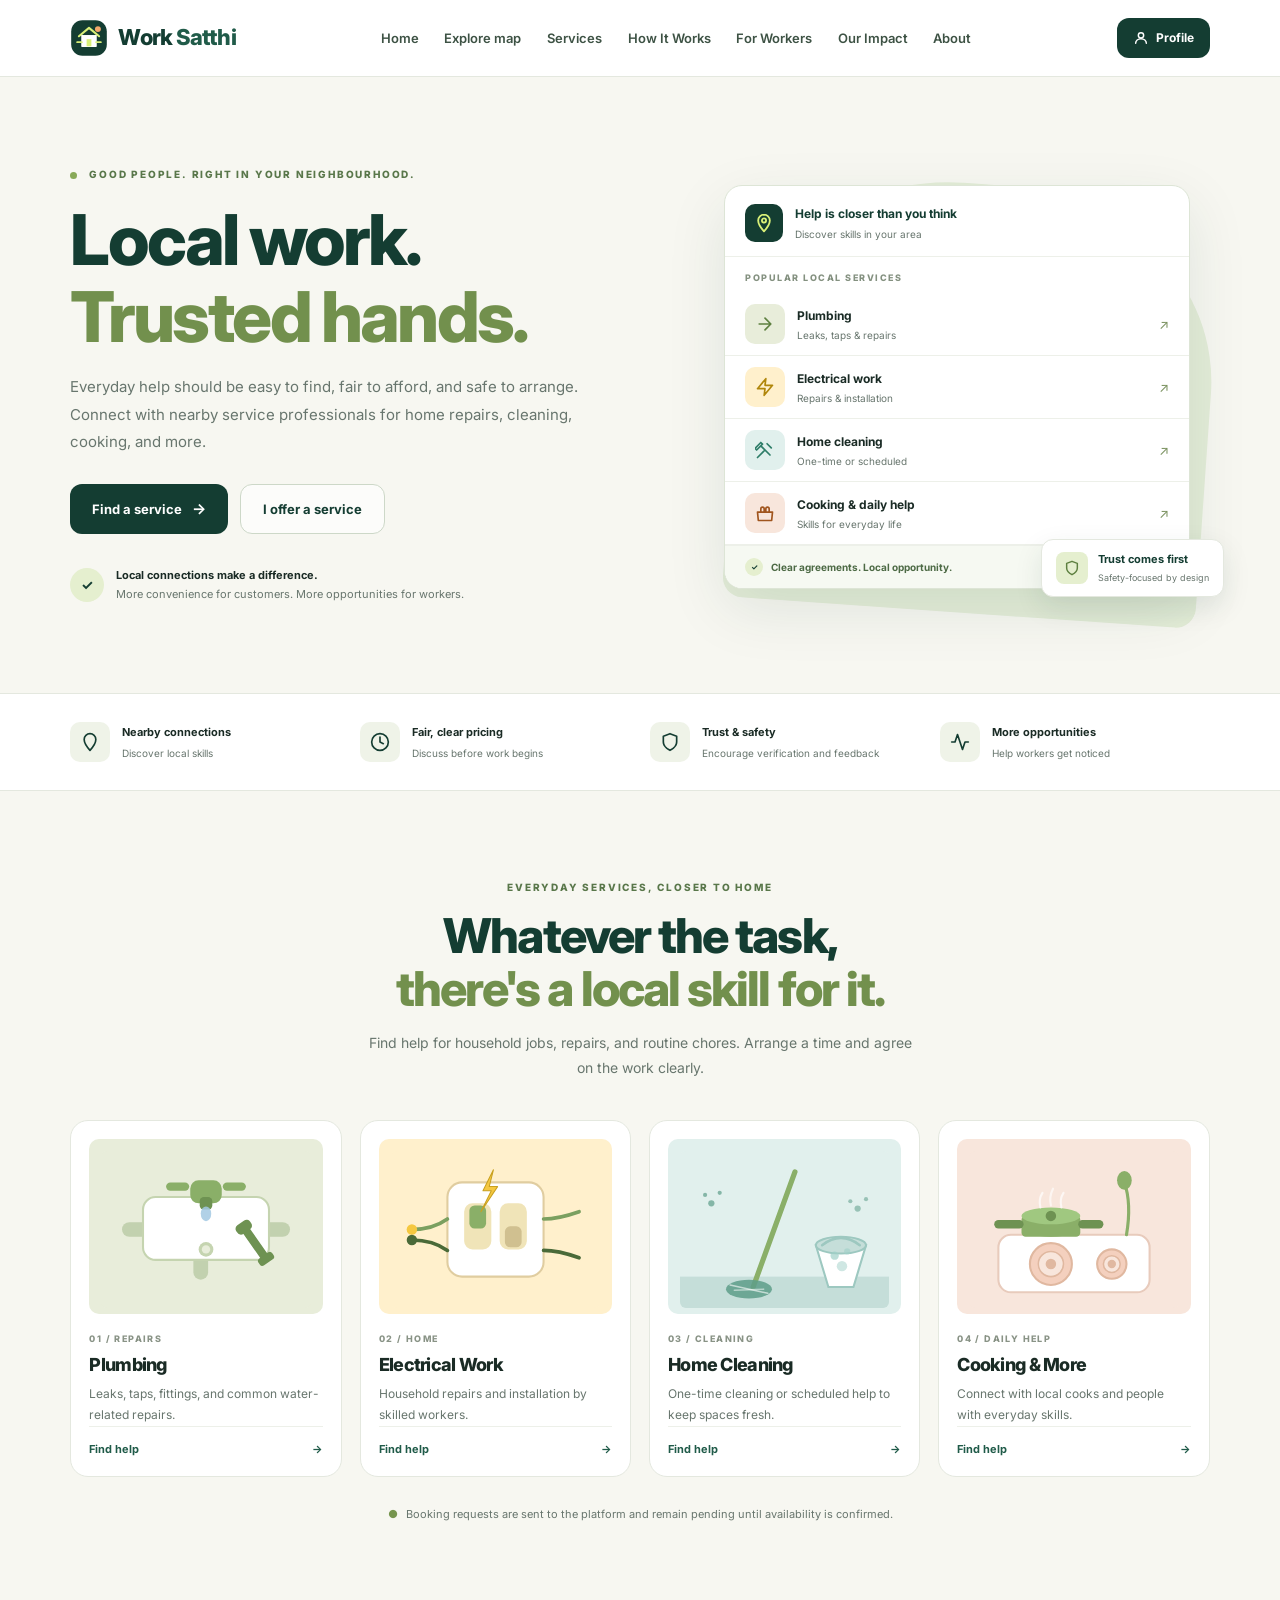
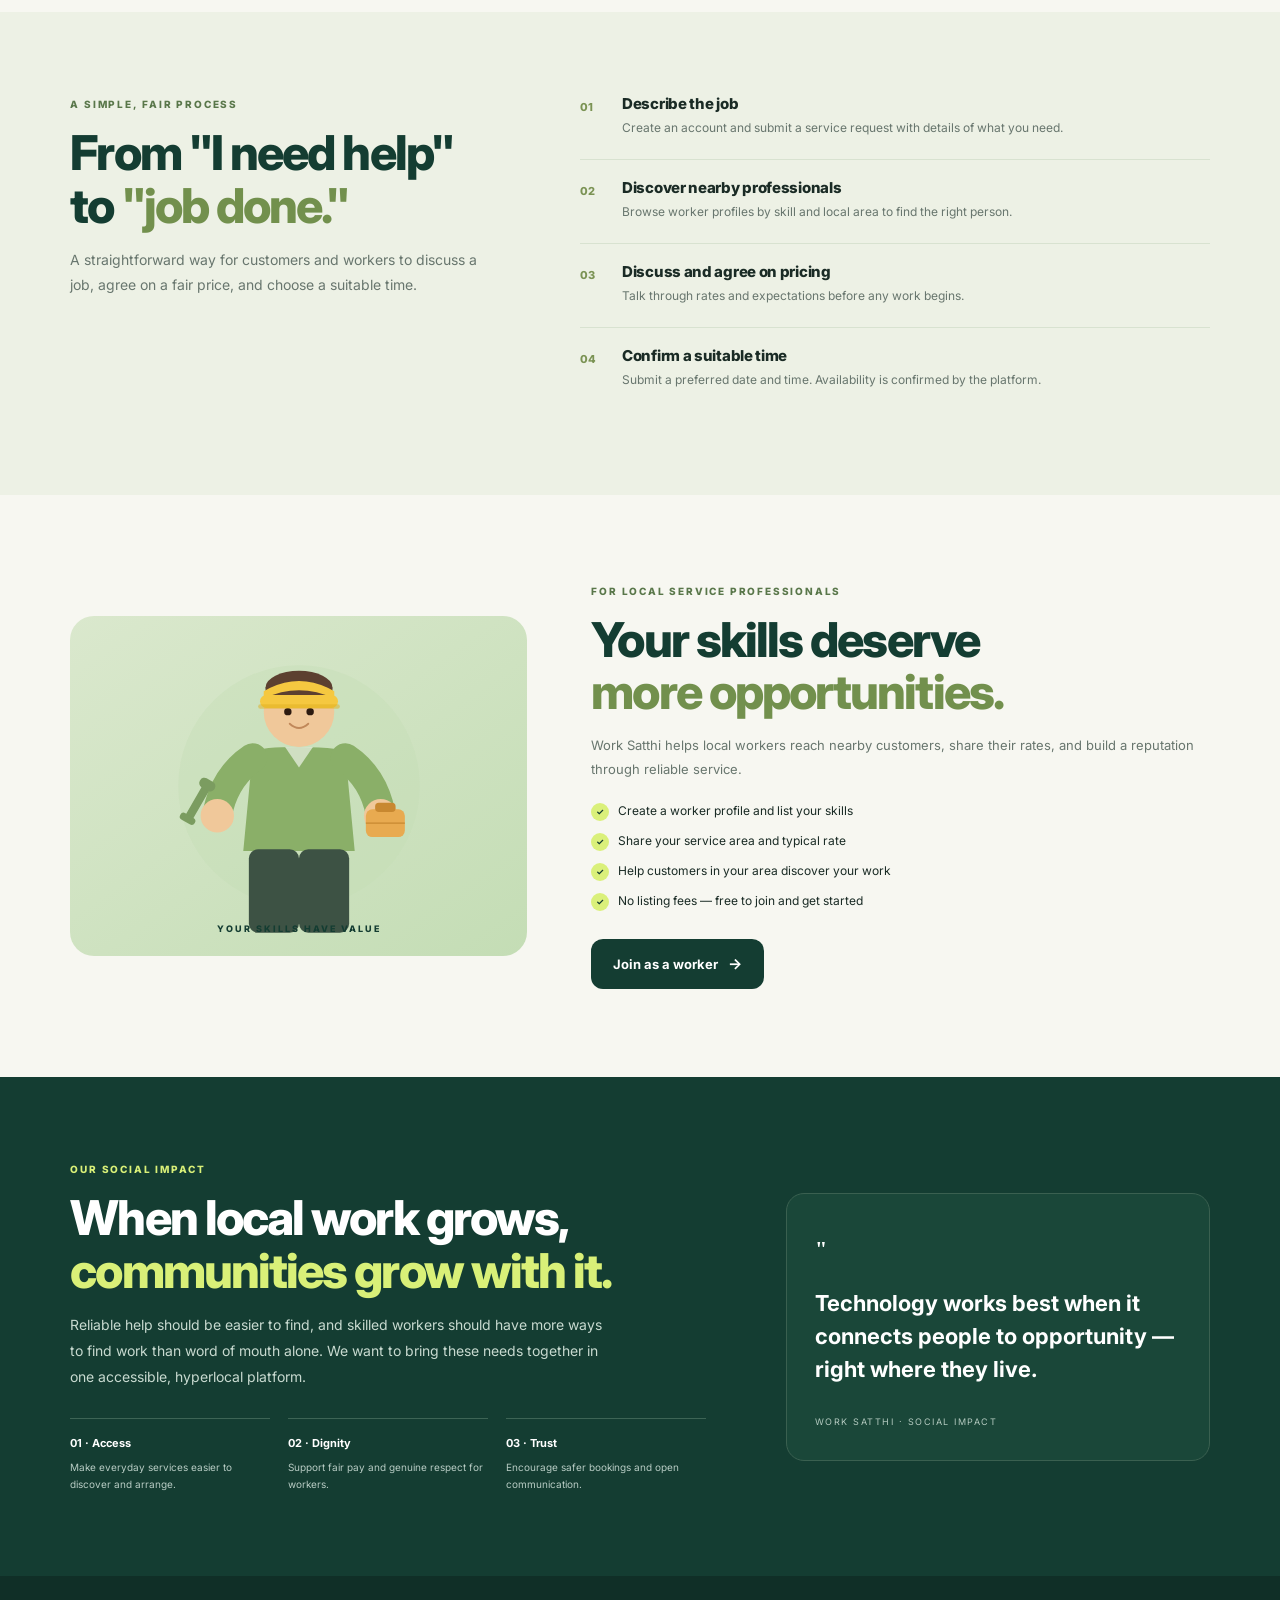
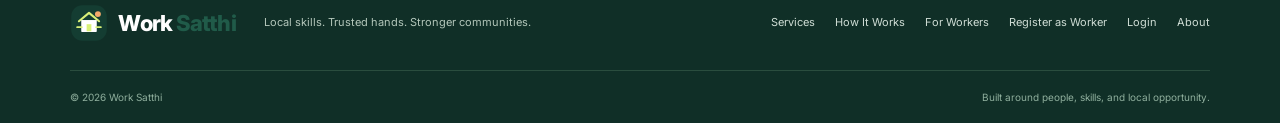
<file: index.html>
<!doctype html>
<html lang="en">
<head>
  <meta charset="utf-8">
  <meta name="viewport" content="width=device-width, initial-scale=1">
  <meta name="theme-color" content="#143D32">
  <meta name="description" content="Work Satthi connects you with trusted local service professionals for home repairs, cleaning, cooking, and more. Hyperlocal. Fair. Accessible.">
  <title>Work Satthi — Local work. Trusted hands.</title>
  <link rel="icon" href="logo.svg" type="image/svg+xml">
  <link rel="preconnect" href="https://fonts.googleapis.com">
  <link rel="preconnect" href="https://fonts.gstatic.com" crossorigin>
  <link href="https://fonts.googleapis.com/css2?family=Inter:wght@400;600;700;800&display=swap" rel="stylesheet">
  <link rel="stylesheet" href="style.css">
</head>
<body>

  <!-- ====================================================================
       SITE HEADER
       ==================================================================== -->
  <header class="site-header">
    <nav class="nav wrap" aria-label="Main navigation">
      <a class="brand" href="index.html" aria-label="Work Satthi home">
        <img class="brand-logo" src="logo.svg" alt="">
        <span class="brand-text">Work <em>Satthi</em></span>
      </a>

      <button
        class="menu-toggle"
        id="menu-toggle"
        aria-label="Open navigation menu"
        aria-expanded="false"
        aria-controls="nav-links"
      >
        <span class="menu-toggle-icon" aria-hidden="true">
          <span></span>
          <span></span>
          <span></span>
        </span>
      </button>

      <div class="nav-links" id="nav-links" role="list">
        <a href="index.html" role="listitem">Home</a>
        <a href="community.html" role="listitem">Explore map</a>
        <a href="services.html" role="listitem">Services</a>
        <a href="index.html#how" role="listitem">How It Works</a>
        <a href="index.html#workers" role="listitem">For Workers</a>
        <a href="index.html#impact" role="listitem">Our Impact</a>
        <a href="about.html" role="listitem">About</a>
      </div>

      <a class="nav-cta" href="profile.html" aria-label="Your profile or login">
        <svg width="16" height="16" viewBox="0 0 24 24" fill="none" stroke="currentColor" stroke-width="2.2" stroke-linecap="round" stroke-linejoin="round" aria-hidden="true">
          <circle cx="12" cy="8" r="4"/><path d="M4 20c0-4 3.6-7 8-7s8 3 8 7"/>
        </svg>
        <span>Profile</span>
      </a>
    </nav>
  </header>

  <!-- ====================================================================
       MAIN CONTENT
       ==================================================================== -->
  <main>

    <!-- HERO SECTION -->
    <section class="hero wrap" id="home" aria-labelledby="hero-heading">
      <div class="hero-copy">
        <p class="eyebrow">
          <span class="eyebrow-dot" aria-hidden="true"></span>
          Good people. Right in your neighbourhood.
        </p>

        <h1 id="hero-heading">Local work.<br><em>Trusted hands.</em></h1>

        <p class="hero-text">
          Everyday help should be easy to find, fair to afford, and safe to arrange.
          Connect with nearby service professionals for home repairs, cleaning,
          cooking, and more.
        </p>

        <div class="hero-actions">
          <a class="button button-primary" href="services.html">
            Find a service
            <span class="button-arrow" aria-hidden="true">→</span>
          </a>
          <a class="button button-secondary" href="login.html?mode=signup&amp;role=worker">
            I offer a service
          </a>
        </div>

        <div class="trust-note" role="note">
          <span class="trust-check" aria-hidden="true">✓</span>
          <p>
            <strong>Local connections make a difference.</strong><br>
            More convenience for customers. More opportunities for workers.
          </p>
        </div>
      </div>

      <!-- Hero visual panel -->
      <div class="hero-visual" aria-hidden="true">
        <div class="hero-visual-bg"></div>

        <div class="hero-card">
          <div class="hero-card-top">
            <div class="hero-pin">
              <svg viewBox="0 0 24 24" fill="none" stroke="currentColor" stroke-width="2.2" stroke-linecap="round" stroke-linejoin="round" aria-hidden="true">
                <path d="M12 2C8.13 2 5 5.13 5 9c0 5.25 7 13 7 13s7-7.75 7-13c0-3.87-3.13-7-7-7z"/><circle cx="12" cy="9" r="2.5"/>
              </svg>
            </div>
            <div>
              <b>Help is closer than you think</b>
              <small>Discover skills in your area</small>
            </div>
          </div>

          <p class="hero-label">Popular local services</p>

          <div class="hero-service-row">
            <div class="hero-service-icon icon-plum">
              <svg viewBox="0 0 24 24" fill="none" stroke="#5E8040" stroke-width="2" stroke-linecap="round" stroke-linejoin="round" aria-hidden="true">
                <path d="M5 12h14M12 5l7 7-7 7"/>
              </svg>
            </div>
            <div class="hero-service-text">
              <b>Plumbing</b>
              <small>Leaks, taps &amp; repairs</small>
            </div>
            <span class="hero-service-arrow" aria-hidden="true">↗</span>
          </div>

          <div class="hero-service-row">
            <div class="hero-service-icon icon-elec">
              <svg viewBox="0 0 24 24" fill="none" stroke="#B0860A" stroke-width="2" stroke-linecap="round" stroke-linejoin="round" aria-hidden="true">
                <path d="M13 2L3 14h9l-1 8 10-12h-9l1-8z"/>
              </svg>
            </div>
            <div class="hero-service-text">
              <b>Electrical work</b>
              <small>Repairs &amp; installation</small>
            </div>
            <span class="hero-service-arrow" aria-hidden="true">↗</span>
          </div>

          <div class="hero-service-row">
            <div class="hero-service-icon icon-clean">
              <svg viewBox="0 0 24 24" fill="none" stroke="#2E7D68" stroke-width="2" stroke-linecap="round" stroke-linejoin="round" aria-hidden="true">
                <path d="M3 21l9-9m-5-5l11 11M14.5 4.5l5 5M7 3l2 2-7 7-2-2z"/>
              </svg>
            </div>
            <div class="hero-service-text">
              <b>Home cleaning</b>
              <small>One-time or scheduled</small>
            </div>
            <span class="hero-service-arrow" aria-hidden="true">↗</span>
          </div>

          <div class="hero-service-row">
            <div class="hero-service-icon icon-cook">
              <svg viewBox="0 0 24 24" fill="none" stroke="#A0551E" stroke-width="2" stroke-linecap="round" stroke-linejoin="round" aria-hidden="true">
                <path d="M3 11h18M11 11V7a2 2 0 0 0-4 0v4M17 11V7a2 2 0 0 0-4 0v4M3 11l1 10h16l1-10"/>
              </svg>
            </div>
            <div class="hero-service-text">
              <b>Cooking &amp; daily help</b>
              <small>Skills for everyday life</small>
            </div>
            <span class="hero-service-arrow" aria-hidden="true">↗</span>
          </div>

          <div class="hero-card-footer">
            <span class="hero-footer-check" aria-hidden="true">✓</span>
            Clear agreements. Local opportunity.
          </div>
        </div>

        <div class="hero-floating">
          <div class="hero-floating-icon">
            <svg viewBox="0 0 24 24" fill="none" stroke="#5E8040" stroke-width="2.2" stroke-linecap="round" stroke-linejoin="round" aria-hidden="true">
              <path d="M12 22s8-4 8-10V5l-8-3-8 3v7c0 6 8 10 8 10z"/>
            </svg>
          </div>
          <div>
            <b>Trust comes first</b>
            <small>Safety-focused by design</small>
          </div>
        </div>
      </div>
    </section>

    <!-- PRINCIPLES STRIP -->
    <section class="principles" aria-label="Platform principles">
      <div class="wrap principles-grid">
        <article class="principle-item">
          <div class="principle-icon" aria-hidden="true">
            <svg viewBox="0 0 24 24" fill="none" stroke="currentColor" stroke-width="2" stroke-linecap="round" stroke-linejoin="round">
              <path d="M12 2C8.13 2 5 5.13 5 9c0 5.25 7 13 7 13s7-7.75 7-13c0-3.87-3.13-7-7-7z"/>
            </svg>
          </div>
          <div>
            <b>Nearby connections</b>
            <small>Discover local skills</small>
          </div>
        </article>

        <article class="principle-item">
          <div class="principle-icon" aria-hidden="true">
            <svg viewBox="0 0 24 24" fill="none" stroke="currentColor" stroke-width="2" stroke-linecap="round" stroke-linejoin="round">
              <circle cx="12" cy="12" r="10"/><path d="M12 6v6l4 2"/>
            </svg>
          </div>
          <div>
            <b>Fair, clear pricing</b>
            <small>Discuss before work begins</small>
          </div>
        </article>

        <article class="principle-item">
          <div class="principle-icon" aria-hidden="true">
            <svg viewBox="0 0 24 24" fill="none" stroke="currentColor" stroke-width="2" stroke-linecap="round" stroke-linejoin="round">
              <path d="M12 22s8-4 8-10V5l-8-3-8 3v7c0 6 8 10 8 10z"/>
            </svg>
          </div>
          <div>
            <b>Trust &amp; safety</b>
            <small>Encourage verification and feedback</small>
          </div>
        </article>

        <article class="principle-item">
          <div class="principle-icon" aria-hidden="true">
            <svg viewBox="0 0 24 24" fill="none" stroke="currentColor" stroke-width="2" stroke-linecap="round" stroke-linejoin="round">
              <path d="M22 12h-4l-3 9L9 3l-3 9H2"/>
            </svg>
          </div>
          <div>
            <b>More opportunities</b>
            <small>Help workers get noticed</small>
          </div>
        </article>
      </div>
    </section>

    <!-- SERVICES SECTION -->
    <section class="section wrap" id="services" aria-labelledby="services-heading">
      <div class="section-heading">
        <p class="eyebrow">Everyday services, closer to home</p>
        <h2 id="services-heading">Whatever the task,<br><em>there's a local skill for it.</em></h2>
        <p>Find help for household jobs, repairs, and routine chores. Arrange a time and agree on the work clearly.</p>
      </div>

      <div class="service-grid">

        <article class="service-card">
          <div class="service-card__illustration service-card__illustration--plumbing">
            <img
              src="assets/illustrations/plumbing.svg"
              alt="Illustration of a plumbing sink and tools"
              loading="lazy"
              decoding="async"
            >
          </div>
          <p class="service-card__label">01 / Repairs</p>
          <h3>Plumbing</h3>
          <p class="service-card__desc">Leaks, taps, fittings, and common water-related repairs.</p>
          <a class="service-card__link" href="services.html?category=repairs">
            Find help
            <span aria-hidden="true">→</span>
          </a>
        </article>

        <article class="service-card">
          <div class="service-card__illustration service-card__illustration--electrical">
            <img
              src="assets/illustrations/electrical.svg"
              alt="Illustration of an electrical switch panel"
              loading="lazy"
              decoding="async"
            >
          </div>
          <p class="service-card__label">02 / Home</p>
          <h3>Electrical Work</h3>
          <p class="service-card__desc">Household repairs and installation by skilled workers.</p>
          <a class="service-card__link" href="services.html?category=home">
            Find help
            <span aria-hidden="true">→</span>
          </a>
        </article>

        <article class="service-card">
          <div class="service-card__illustration service-card__illustration--cleaning">
            <img
              src="assets/illustrations/cleaning.svg"
              alt="Illustration of a mop and cleaning bucket"
              loading="lazy"
              decoding="async"
            >
          </div>
          <p class="service-card__label">03 / Cleaning</p>
          <h3>Home Cleaning</h3>
          <p class="service-card__desc">One-time cleaning or scheduled help to keep spaces fresh.</p>
          <a class="service-card__link" href="services.html?category=cleaning">
            Find help
            <span aria-hidden="true">→</span>
          </a>
        </article>

        <article class="service-card">
          <div class="service-card__illustration service-card__illustration--cooking">
            <img
              src="assets/illustrations/cooking.svg"
              alt="Illustration of a pot on a stovetop"
              loading="lazy"
              decoding="async"
            >
          </div>
          <p class="service-card__label">04 / Daily Help</p>
          <h3>Cooking &amp; More</h3>
          <p class="service-card__desc">Connect with local cooks and people with everyday skills.</p>
          <a class="service-card__link" href="services.html?category=daily-help">
            Find help
            <span aria-hidden="true">→</span>
          </a>
        </article>

      </div>

      <p class="availability-note">
        <span class="availability-note-dot" aria-hidden="true">●</span>
        Booking requests are sent to the platform and remain pending until availability is confirmed.
      </p>
    </section>

    <!-- HOW IT WORKS -->
    <section class="how-section" id="how" aria-labelledby="how-heading">
      <div class="wrap how-grid">
        <div>
          <p class="eyebrow">A simple, fair process</p>
          <h2 id="how-heading">From "I need help"<br>to <em>"job done."</em></h2>
          <p class="body-copy">
            A straightforward way for customers and workers to discuss a job,
            agree on a fair price, and choose a suitable time.
          </p>
        </div>

        <ol class="steps-list">
          <li class="step-item">
            <span class="step-number" aria-hidden="true">01</span>
            <div>
              <h3>Describe the job</h3>
              <p>Create an account and submit a service request with details of what you need.</p>
            </div>
          </li>
          <li class="step-item">
            <span class="step-number" aria-hidden="true">02</span>
            <div>
              <h3>Discover nearby professionals</h3>
              <p>Browse worker profiles by skill and local area to find the right person.</p>
            </div>
          </li>
          <li class="step-item">
            <span class="step-number" aria-hidden="true">03</span>
            <div>
              <h3>Discuss and agree on pricing</h3>
              <p>Talk through rates and expectations before any work begins.</p>
            </div>
          </li>
          <li class="step-item">
            <span class="step-number" aria-hidden="true">04</span>
            <div>
              <h3>Confirm a suitable time</h3>
              <p>Submit a preferred date and time. Availability is confirmed by the platform.</p>
            </div>
          </li>
        </ol>
      </div>
    </section>

    <!-- WORKER RECRUITMENT -->
    <section class="worker-section wrap" id="workers" aria-labelledby="workers-heading">
      <div class="worker-art" aria-hidden="true">
        <img
          class="worker-art-illustration"
          src="assets/illustrations/worker.svg"
          alt=""
        >
        <span class="worker-art-label">Your skills have value</span>
      </div>

      <div class="worker-copy">
        <p class="eyebrow">For local service professionals</p>
        <h2 id="workers-heading">Your skills deserve<br><em>more opportunities.</em></h2>
        <p>
          Work Satthi helps local workers reach nearby customers, share their rates,
          and build a reputation through reliable service.
        </p>

        <ul class="worker-benefits" aria-label="Benefits of joining">
          <li>
            <span class="benefit-check" aria-hidden="true">✓</span>
            Create a worker profile and list your skills
          </li>
          <li>
            <span class="benefit-check" aria-hidden="true">✓</span>
            Share your service area and typical rate
          </li>
          <li>
            <span class="benefit-check" aria-hidden="true">✓</span>
            Help customers in your area discover your work
          </li>
          <li>
            <span class="benefit-check" aria-hidden="true">✓</span>
            No listing fees — free to join and get started
          </li>
        </ul>

        <a class="button button-primary" href="login.html?mode=signup&amp;role=worker">
          Join as a worker
          <span class="button-arrow" aria-hidden="true">→</span>
        </a>
      </div>
    </section>

    <!-- SOCIAL IMPACT -->
    <section class="impact-section" id="impact" aria-labelledby="impact-heading">
      <div class="wrap impact-grid">
        <div>
          <p class="eyebrow">Our social impact</p>
          <h2 id="impact-heading">When local work grows,<br><em>communities grow with it.</em></h2>
          <p class="body-copy">
            Reliable help should be easier to find, and skilled workers should have
            more ways to find work than word of mouth alone. We want to bring these
            needs together in one accessible, hyperlocal platform.
          </p>

          <div class="impact-points">
            <div class="impact-point">
              <b>01 · Access</b>
              <small>Make everyday services easier to discover and arrange.</small>
            </div>
            <div class="impact-point">
              <b>02 · Dignity</b>
              <small>Support fair pay and genuine respect for workers.</small>
            </div>
            <div class="impact-point">
              <b>03 · Trust</b>
              <small>Encourage safer bookings and open communication.</small>
            </div>
          </div>
        </div>

        <blockquote class="impact-quote">
          <p class="impact-quote-mark" aria-hidden="true">"</p>
          <p>Technology works best when it connects people to opportunity — right where they live.</p>
          <small>Work Satthi · Social Impact</small>
        </blockquote>
      </div>
    </section>

  </main>

  <!-- ====================================================================
       FOOTER
       ==================================================================== -->
  <footer class="footer" role="contentinfo">
    <div class="wrap footer-main">
      <a class="brand" href="index.html" aria-label="Work Satthi home">
        <img class="brand-logo" src="logo.svg" alt="">
        <span class="brand-text">Work <em>Satthi</em></span>
      </a>

      <p class="footer-tagline">Local skills. Trusted hands. Stronger communities.</p>

      <nav class="footer-links" aria-label="Footer navigation">
        <a href="services.html">Services</a>
        <a href="index.html#how">How It Works</a>
        <a href="index.html#workers">For Workers</a>
        <a href="worker-registration.html">Register as Worker</a>
        <a href="login.html">Login</a>
        <a href="about.html">About</a>
      </nav>
    </div>

    <div class="wrap footer-bottom">
      <span>© 2026 Work Satthi</span>
      <span>Built around people, skills, and local opportunity.</span>
    </div>
  </footer>

  <script src="script.js"></script>
</body>
</html>
</file>
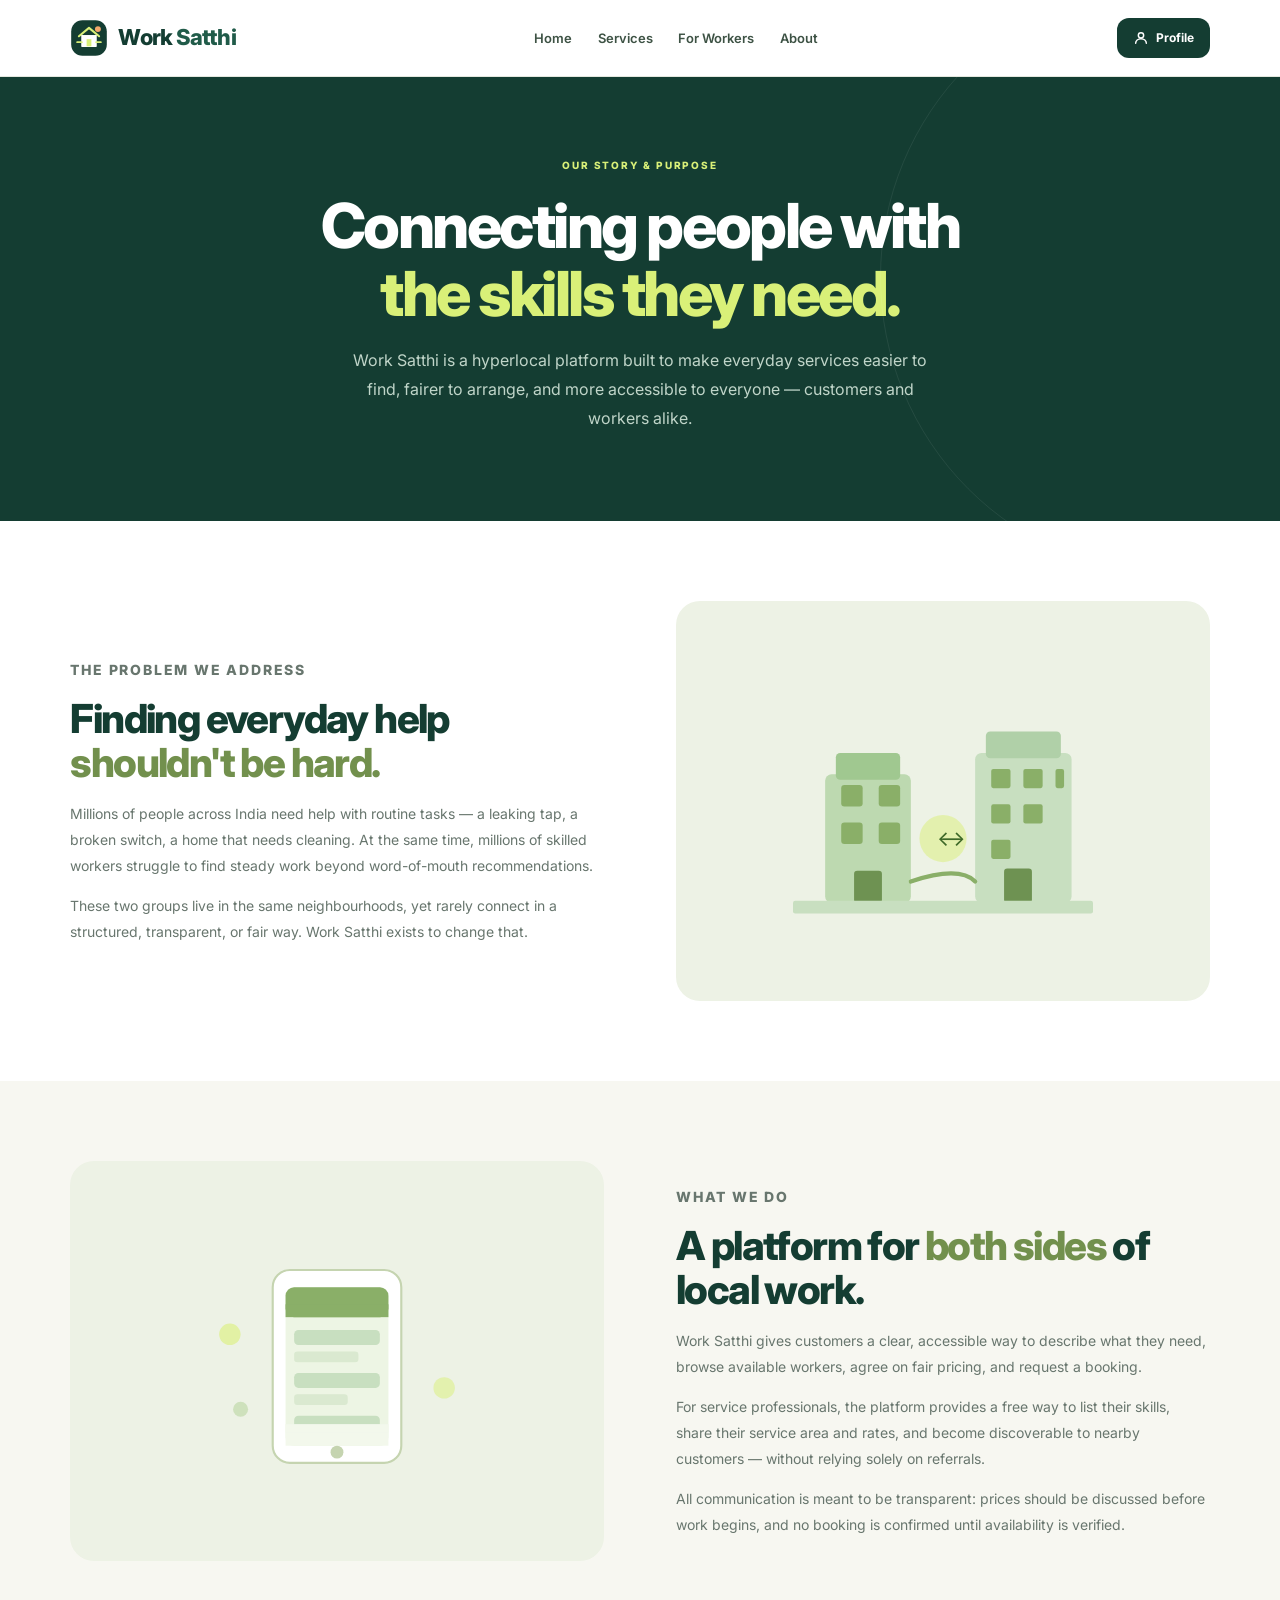
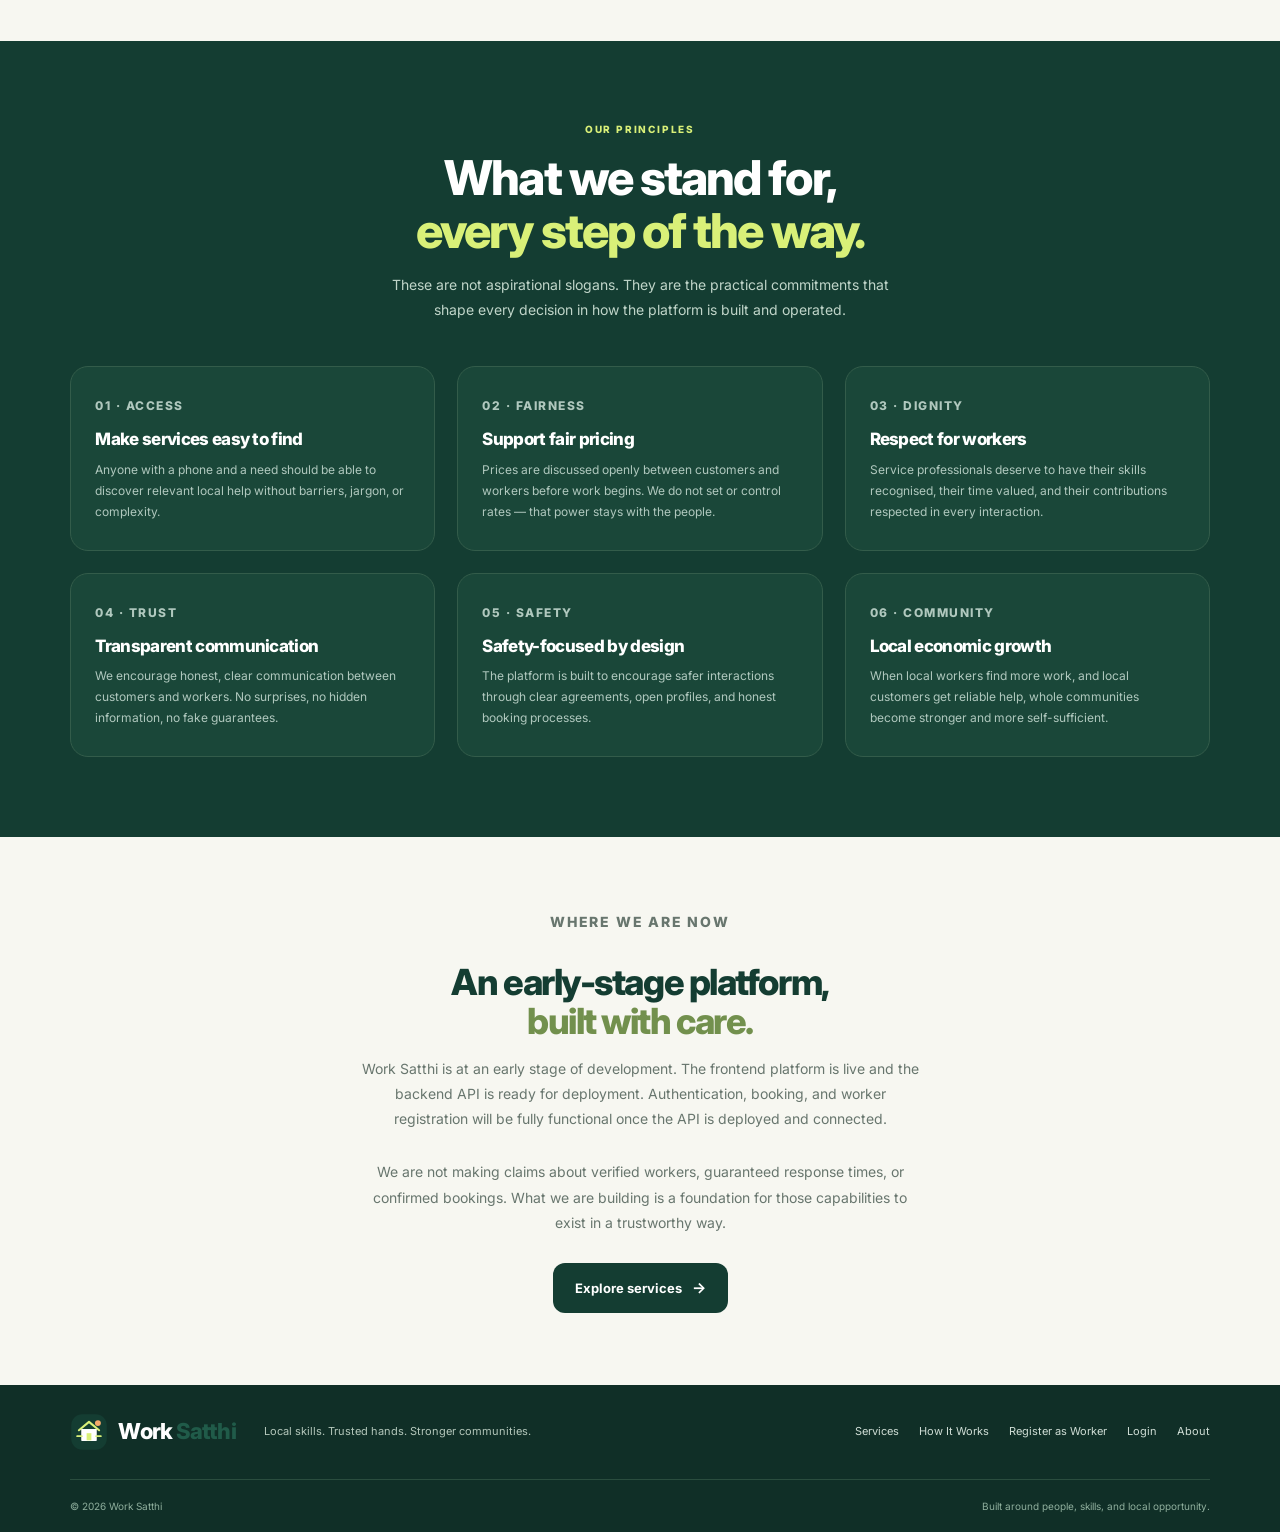
<file: about.html>
<!doctype html>
<html lang="en">
<head>
  <meta charset="utf-8">
  <meta name="viewport" content="width=device-width, initial-scale=1">
  <meta name="theme-color" content="#143D32">
  <meta name="description" content="Learn about Work Satthi — a hyperlocal platform connecting customers with trusted local service professionals to support community and opportunity.">
  <title>About — Work Satthi</title>
  <link rel="icon" href="logo.svg" type="image/svg+xml">
  <link rel="preconnect" href="https://fonts.googleapis.com">
  <link rel="preconnect" href="https://fonts.gstatic.com" crossorigin>
  <link href="https://fonts.googleapis.com/css2?family=Inter:wght@400;600;700;800&display=swap" rel="stylesheet">
  <link rel="stylesheet" href="style.css">
</head>
<body>

  <!-- HEADER -->
  <header class="site-header">
    <nav class="nav wrap" aria-label="Main navigation">
      <a class="brand" href="index.html" aria-label="Work Satthi home">
        <img class="brand-logo" src="logo.svg" alt="">
        <span class="brand-text">Work <em>Satthi</em></span>
      </a>

      <button
        class="menu-toggle"
        id="menu-toggle"
        aria-label="Open navigation menu"
        aria-expanded="false"
        aria-controls="nav-links"
      >
        <span class="menu-toggle-icon" aria-hidden="true">
          <span></span><span></span><span></span>
        </span>
      </button>

      <div class="nav-links" id="nav-links" role="list">
        <a href="index.html" role="listitem">Home</a>
        <a href="services.html" role="listitem">Services</a>
        <a href="index.html#workers" role="listitem">For Workers</a>
        <a href="about.html" role="listitem" aria-current="page">About</a>
      </div>

      <a class="nav-cta" href="profile.html" aria-label="Your profile or login">
        <svg width="16" height="16" viewBox="0 0 24 24" fill="none" stroke="currentColor" stroke-width="2.2" stroke-linecap="round" stroke-linejoin="round" aria-hidden="true">
          <circle cx="12" cy="8" r="4"/><path d="M4 20c0-4 3.6-7 8-7s8 3 8 7"/>
        </svg>
        <span>Profile</span>
      </a>
    </nav>
  </header>

  <!-- MAIN -->
  <main>

    <!-- HERO -->
    <section class="about-hero" aria-labelledby="about-heading">
      <div class="wrap">
        <p class="eyebrow">Our story &amp; purpose</p>
        <h1 id="about-heading">Connecting people with<br><em>the skills they need.</em></h1>
        <p class="about-hero-text">
          Work Satthi is a hyperlocal platform built to make everyday services easier
          to find, fairer to arrange, and more accessible to everyone — customers and
          workers alike.
        </p>
      </div>
    </section>

    <!-- SECTION: The problem -->
    <section class="about-section" aria-labelledby="problem-heading">
      <div class="wrap about-grid">
        <div class="about-copy">
          <p class="eyebrow">The problem we address</p>
          <h2 id="problem-heading">Finding everyday help <em>shouldn't be hard.</em></h2>
          <p>
            Millions of people across India need help with routine tasks — a leaking tap,
            a broken switch, a home that needs cleaning. At the same time, millions of skilled
            workers struggle to find steady work beyond word-of-mouth recommendations.
          </p>
          <p>
            These two groups live in the same neighbourhoods, yet rarely connect in a
            structured, transparent, or fair way. Work Satthi exists to change that.
          </p>
        </div>
        <div class="about-art" aria-hidden="true">
          <svg viewBox="0 0 280 210" fill="none" xmlns="http://www.w3.org/2000/svg">
            <!-- Two buildings representing community -->
            <rect x="30" y="80" width="80" height="120" rx="6" fill="#BDD9B0"/>
            <rect x="40" y="60" width="60" height="25" rx="4" fill="#A0C890"/>
            <!-- Windows -->
            <rect x="45" y="90" width="20" height="20" rx="3" fill="#8AAF68"/>
            <rect x="80" y="90" width="20" height="20" rx="3" fill="#8AAF68"/>
            <rect x="45" y="125" width="20" height="20" rx="3" fill="#8AAF68"/>
            <rect x="80" y="125" width="20" height="20" rx="3" fill="#8AAF68"/>
            <!-- Door -->
            <rect x="57" y="170" width="26" height="30" rx="3" fill="#6E9252"/>

            <rect x="170" y="60" width="90" height="140" rx="6" fill="#C8DFC0"/>
            <rect x="180" y="40" width="70" height="25" rx="4" fill="#B0D0A8"/>
            <!-- Windows -->
            <rect x="185" y="75" width="18" height="18" rx="2" fill="#8AAF68"/>
            <rect x="215" y="75" width="18" height="18" rx="2" fill="#8AAF68"/>
            <rect x="245" y="75" width="8" height="18" rx="2" fill="#8AAF68"/>
            <rect x="185" y="108" width="18" height="18" rx="2" fill="#8AAF68"/>
            <rect x="215" y="108" width="18" height="18" rx="2" fill="#8AAF68"/>
            <rect x="185" y="141" width="18" height="18" rx="2" fill="#8AAF68"/>
            <!-- Door -->
            <rect x="197" y="168" width="26" height="32" rx="3" fill="#6E9252"/>

            <!-- Bridge / path -->
            <path d="M110 180 Q155 165 170 180" stroke="#8AAF68" stroke-width="4" stroke-linecap="round" fill="none"/>
            <!-- Connecting arrow -->
            <circle cx="140" cy="140" r="22" fill="#DAF078" opacity="0.5"/>
            <text x="134" y="147" font-size="20" fill="#3D6828">↔</text>

            <!-- Ground -->
            <rect x="0" y="198" width="280" height="12" rx="2" fill="#C8DFC0"/>
          </svg>
        </div>
      </div>
    </section>

    <!-- SECTION: How it helps -->
    <section class="about-section" aria-labelledby="platform-heading">
      <div class="wrap about-grid reverse">
        <div class="about-copy">
          <p class="eyebrow">What we do</p>
          <h2 id="platform-heading">A platform for <em>both sides</em> of local work.</h2>
          <p>
            Work Satthi gives customers a clear, accessible way to describe what they need,
            browse available workers, agree on fair pricing, and request a booking.
          </p>
          <p>
            For service professionals, the platform provides a free way to list their skills,
            share their service area and rates, and become discoverable to nearby customers —
            without relying solely on referrals.
          </p>
          <p>
            All communication is meant to be transparent: prices should be discussed before
            work begins, and no booking is confirmed until availability is verified.
          </p>
        </div>
        <div class="about-art" aria-hidden="true">
          <svg viewBox="0 0 280 210" fill="none" xmlns="http://www.w3.org/2000/svg">
            <!-- Phone screen mockup -->
            <rect x="80" y="20" width="120" height="180" rx="16" fill="#FFFFFF" stroke="#C5D4B0" stroke-width="2"/>
            <rect x="92" y="36" width="96" height="148" rx="8" fill="#EDF5E4"/>
            <!-- App bar -->
            <rect x="92" y="36" width="96" height="28" rx="8" fill="#8AAF68"/>
            <rect x="92" y="52" width="96" height="12" fill="#8AAF68"/>
            <!-- Listing rows -->
            <rect x="100" y="76" width="80" height="14" rx="4" fill="#C8DFC0"/>
            <rect x="100" y="96" width="60" height="10" rx="3" fill="#DAE9D0"/>
            <rect x="100" y="116" width="80" height="14" rx="4" fill="#C8DFC0"/>
            <rect x="100" y="136" width="50" height="10" rx="3" fill="#DAE9D0"/>
            <rect x="100" y="156" width="80" height="14" rx="4" fill="#C8DFC0"/>
            <!-- Nav indicator -->
            <rect x="92" y="164" width="96" height="20" rx="0" fill="#F3F8EC"/>
            <rect x="92" y="164" width="96" height="8" rx="0" fill="#F3F8EC"/>
            <!-- Home button circle -->
            <circle cx="140" cy="190" r="6" fill="#C5D4B0"/>
            <!-- Side signal dots -->
            <circle cx="40" cy="80" r="10" fill="#DAF078" opacity="0.6"/>
            <circle cx="240" cy="130" r="10" fill="#DAF078" opacity="0.5"/>
            <circle cx="50" cy="150" r="7" fill="#A0C880" opacity="0.4"/>
          </svg>
        </div>
      </div>
    </section>

    <!-- VALUES SECTION -->
    <section class="about-values" aria-labelledby="values-heading">
      <div class="wrap">
        <p class="eyebrow">Our principles</p>
        <h2 id="values-heading">What we stand for,<br><em>every step of the way.</em></h2>
        <p class="about-values-intro">
          These are not aspirational slogans. They are the practical commitments
          that shape every decision in how the platform is built and operated.
        </p>

        <div class="values-grid">
          <div class="value-card">
            <p class="value-card-num">01 · Access</p>
            <h3>Make services easy to find</h3>
            <p>
              Anyone with a phone and a need should be able to discover relevant local help
              without barriers, jargon, or complexity.
            </p>
          </div>

          <div class="value-card">
            <p class="value-card-num">02 · Fairness</p>
            <h3>Support fair pricing</h3>
            <p>
              Prices are discussed openly between customers and workers before work begins.
              We do not set or control rates — that power stays with the people.
            </p>
          </div>

          <div class="value-card">
            <p class="value-card-num">03 · Dignity</p>
            <h3>Respect for workers</h3>
            <p>
              Service professionals deserve to have their skills recognised, their time
              valued, and their contributions respected in every interaction.
            </p>
          </div>

          <div class="value-card">
            <p class="value-card-num">04 · Trust</p>
            <h3>Transparent communication</h3>
            <p>
              We encourage honest, clear communication between customers and workers.
              No surprises, no hidden information, no fake guarantees.
            </p>
          </div>

          <div class="value-card">
            <p class="value-card-num">05 · Safety</p>
            <h3>Safety-focused by design</h3>
            <p>
              The platform is built to encourage safer interactions through clear
              agreements, open profiles, and honest booking processes.
            </p>
          </div>

          <div class="value-card">
            <p class="value-card-num">06 · Community</p>
            <h3>Local economic growth</h3>
            <p>
              When local workers find more work, and local customers get reliable help,
              whole communities become stronger and more self-sufficient.
            </p>
          </div>
        </div>
      </div>
    </section>

    <!-- TEAM / HONEST NOTE -->
    <section class="about-team-note" aria-labelledby="team-heading">
      <div class="wrap">
        <p class="eyebrow">Where we are now</p>
        <h2 id="team-heading">An early-stage platform,<br><em>built with care.</em></h2>
        <p>
          Work Satthi is at an early stage of development. The frontend platform is live
          and the backend API is ready for deployment. Authentication, booking, and worker
          registration will be fully functional once the API is deployed and connected.
        </p>
        <p>
          We are not making claims about verified workers, guaranteed response times, or
          confirmed bookings. What we are building is a foundation for those capabilities
          to exist in a trustworthy way.
        </p>
        <a class="button button-primary" href="services.html">
          Explore services
          <span class="button-arrow" aria-hidden="true">→</span>
        </a>
      </div>
    </section>

  </main>

  <!-- FOOTER -->
  <footer class="footer" role="contentinfo">
    <div class="wrap footer-main">
      <a class="brand" href="index.html" aria-label="Work Satthi home">
        <img class="brand-logo" src="logo.svg" alt="">
        <span class="brand-text">Work <em>Satthi</em></span>
      </a>
      <p class="footer-tagline">Local skills. Trusted hands. Stronger communities.</p>
      <nav class="footer-links" aria-label="Footer navigation">
        <a href="services.html">Services</a>
        <a href="index.html#how">How It Works</a>
        <a href="worker-registration.html">Register as Worker</a>
        <a href="login.html">Login</a>
        <a href="about.html">About</a>
      </nav>
    </div>
    <div class="wrap footer-bottom">
      <span>© 2026 Work Satthi</span>
      <span>Built around people, skills, and local opportunity.</span>
    </div>
  </footer>

  <script src="script.js"></script>
</body>
</html>
</file>
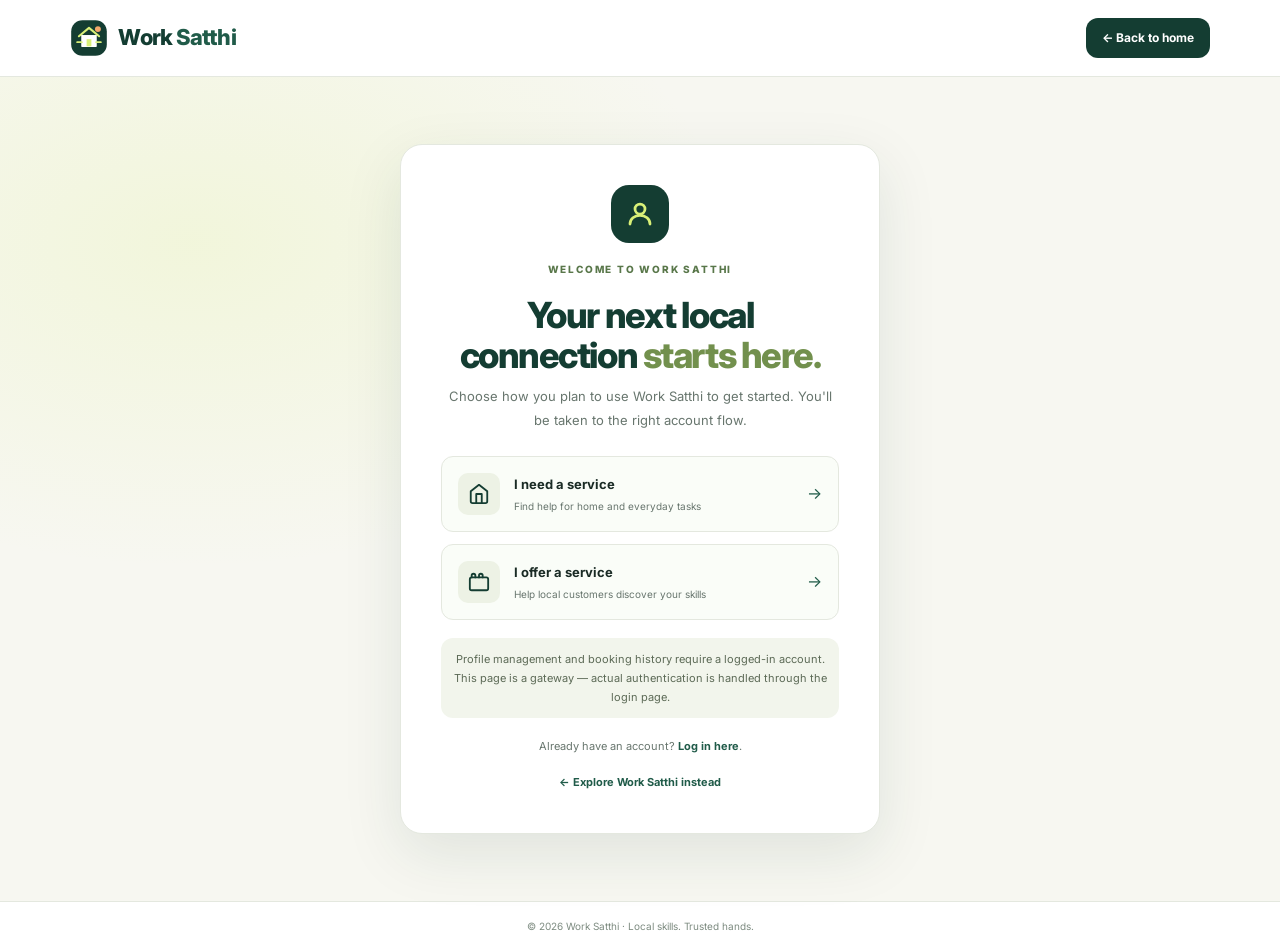
<file: profile.html>
<!doctype html>
<html lang="en">
<head>
  <meta charset="utf-8">
  <meta name="viewport" content="width=device-width, initial-scale=1">
  <meta name="theme-color" content="#143D32">
  <meta name="description" content="Your Work Satthi account — choose how you want to use the platform.">
  <title>Profile — Work Satthi</title>
  <link rel="icon" href="logo.svg" type="image/svg+xml">
  <link rel="preconnect" href="https://fonts.googleapis.com">
  <link rel="preconnect" href="https://fonts.gstatic.com" crossorigin>
  <link href="https://fonts.googleapis.com/css2?family=Inter:wght@400;600;700;800&display=swap" rel="stylesheet">
  <link rel="stylesheet" href="style.css">
</head>
<body>

  <!-- HEADER -->
  <header class="site-header">
    <nav class="nav wrap" aria-label="Site navigation">
      <a class="brand" href="index.html" aria-label="Work Satthi home">
        <img class="brand-logo" src="logo.svg" alt="">
        <span class="brand-text">Work <em>Satthi</em></span>
      </a>
      <a class="nav-cta" href="index.html">
        <span>← Back to home</span>
      </a>
    </nav>
  </header>

  <!-- MAIN -->
  <main class="profile-main">
    <section class="profile-card" aria-labelledby="profile-heading">

      <div class="profile-symbol" aria-hidden="true">
        <svg viewBox="0 0 24 24" fill="none" stroke="currentColor" stroke-width="2.2" stroke-linecap="round" stroke-linejoin="round">
          <circle cx="12" cy="8" r="4"/>
          <path d="M4 20c0-4 3.6-7 8-7s8 3 8 7"/>
        </svg>
      </div>

      <p class="eyebrow">Welcome to Work Satthi</p>
      <h1 id="profile-heading">Your next local connection <em>starts here.</em></h1>
      <p class="profile-intro">
        Choose how you plan to use Work Satthi to get started.
        You'll be taken to the right account flow.
      </p>

      <div class="profile-options" role="list">

        <a class="profile-choice" href="login.html?role=customer" role="listitem">
          <div class="profile-choice-icon" aria-hidden="true">
            <svg viewBox="0 0 24 24" fill="none" stroke="currentColor" stroke-width="2" stroke-linecap="round" stroke-linejoin="round">
              <path d="M3 9l9-7 9 7v11a2 2 0 0 1-2 2H5a2 2 0 0 1-2-2z"/>
              <polyline points="9 22 9 12 15 12 15 22"/>
            </svg>
          </div>
          <div class="profile-choice-text">
            <b>I need a service</b>
            <small>Find help for home and everyday tasks</small>
          </div>
          <span class="profile-choice-arrow" aria-hidden="true">→</span>
        </a>

        <a class="profile-choice" href="login.html?mode=signup&amp;role=worker" role="listitem">
          <div class="profile-choice-icon" aria-hidden="true">
            <svg viewBox="0 0 24 24" fill="none" stroke="currentColor" stroke-width="2" stroke-linecap="round" stroke-linejoin="round">
              <rect x="2" y="7" width="20" height="14" rx="2"/><path d="M16 7V5a2 2 0 0 0-4 0v2M8 7V5a2 2 0 0 0-4 0v2"/>
            </svg>
          </div>
          <div class="profile-choice-text">
            <b>I offer a service</b>
            <small>Help local customers discover your skills</small>
          </div>
          <span class="profile-choice-arrow" aria-hidden="true">→</span>
        </a>

      </div>

      <div class="profile-message" role="note">
        Profile management and booking history require a logged-in account.
        This page is a gateway — actual authentication is handled through the login page.
      </div>

      <p class="profile-footer-text">
        Already have an account? <a href="login.html">Log in here</a>.
      </p>

      <a class="profile-back" href="index.html">← Explore Work Satthi instead</a>
    </section>
  </main>

  <footer class="profile-page-footer" role="contentinfo">
    © 2026 Work Satthi · Local skills. Trusted hands.
  </footer>

  <script src="script.js"></script>
</body>
</html>
</file>
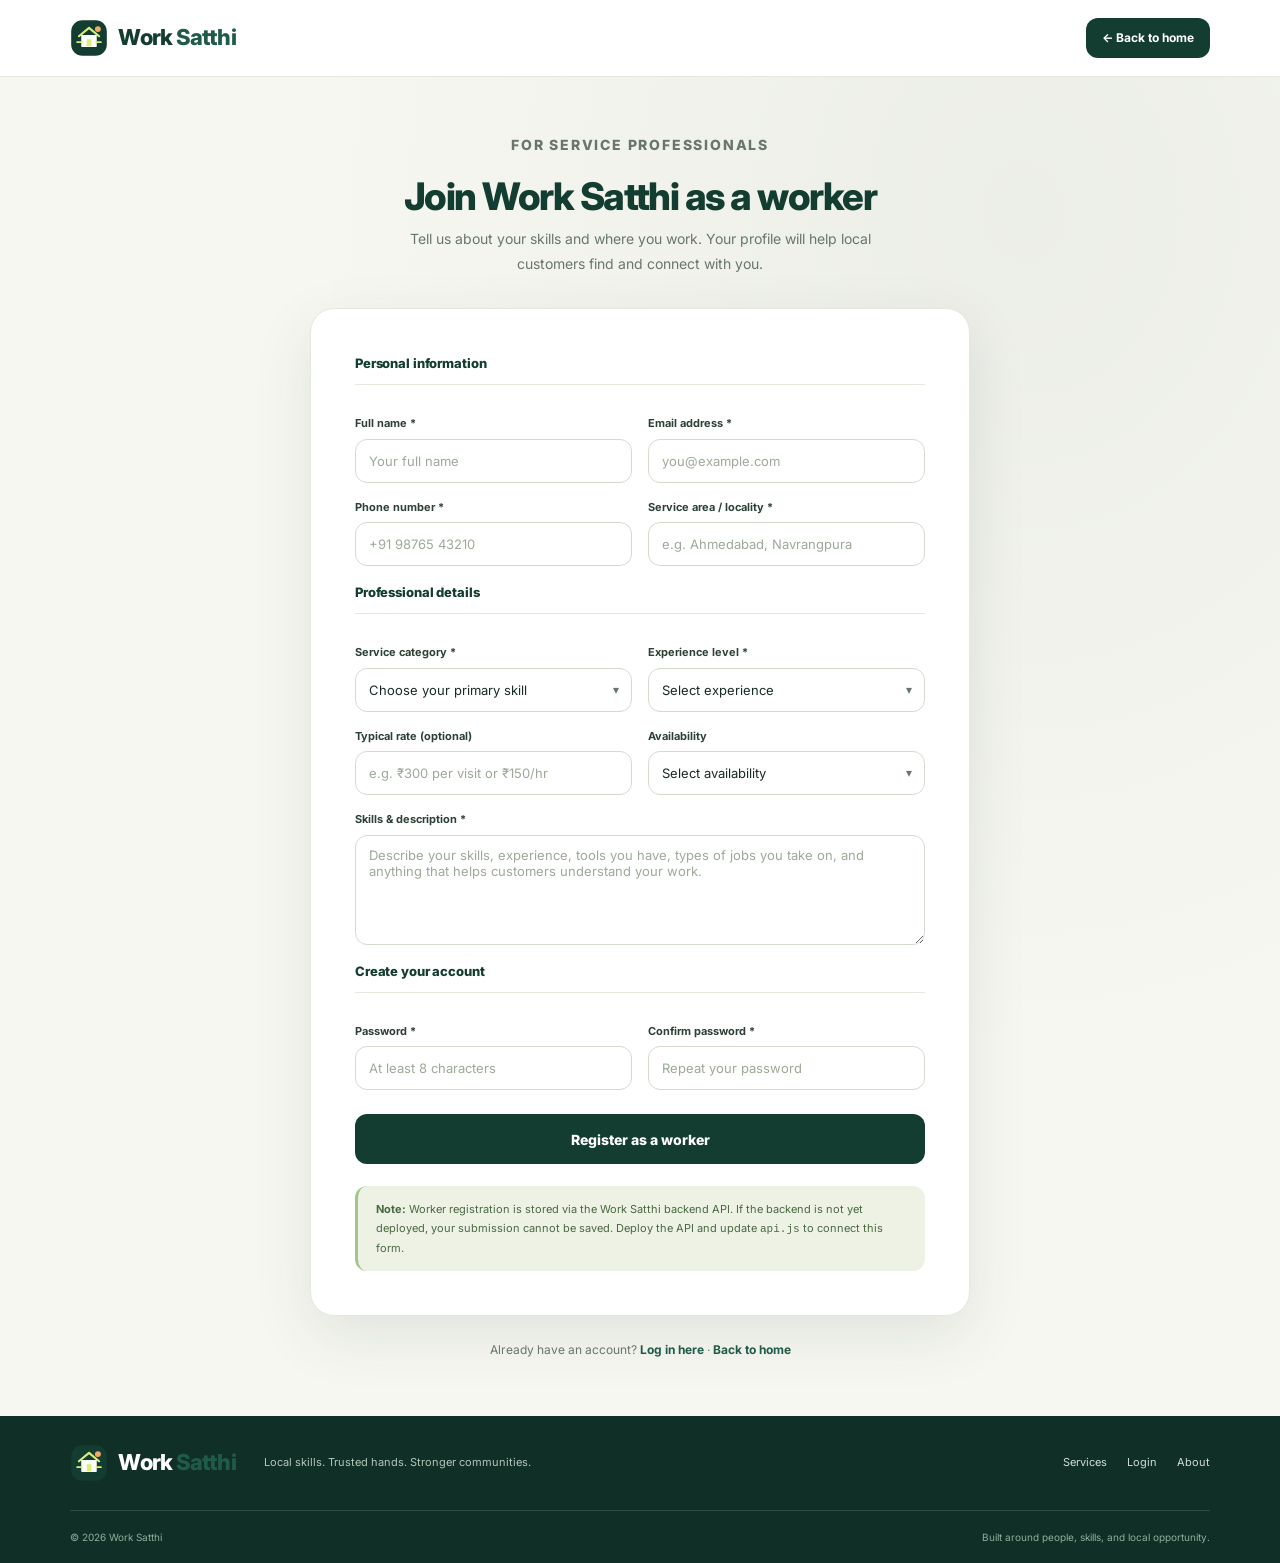
<file: worker-registration.html>
<!doctype html>
<html lang="en">
<head>
  <meta charset="utf-8">
  <meta name="viewport" content="width=device-width, initial-scale=1">
  <meta name="theme-color" content="#143D32">
  <meta name="description" content="Register as a service professional on Work Satthi. Share your skills and connect with nearby customers.">
  <title>Join as a Worker — Work Satthi</title>
  <link rel="icon" href="logo.svg" type="image/svg+xml">
  <link rel="preconnect" href="https://fonts.googleapis.com">
  <link rel="preconnect" href="https://fonts.gstatic.com" crossorigin>
  <link href="https://fonts.googleapis.com/css2?family=Inter:wght@400;600;700;800&display=swap" rel="stylesheet">
  <link rel="stylesheet" href="style.css">
</head>
<body>

  <!-- HEADER -->
  <header class="site-header">
    <nav class="nav wrap" aria-label="Site navigation">
      <a class="brand" href="index.html" aria-label="Work Satthi home">
        <img class="brand-logo" src="logo.svg" alt="">
        <span class="brand-text">Work <em>Satthi</em></span>
      </a>
      <a class="nav-cta" href="index.html">
        <span>← Back to home</span>
      </a>
    </nav>
  </header>

  <!-- MAIN -->
  <main class="reg-page">
    <div class="reg-card">

      <header class="reg-header">
        <p class="eyebrow">For service professionals</p>
        <h1>Join Work Satthi as a worker</h1>
        <p>
          Tell us about your skills and where you work.
          Your profile will help local customers find and connect with you.
        </p>
      </header>

      <div class="reg-form">
        <form id="reg-form" novalidate>
          <div class="reg-form-grid">

            <!-- Section: Personal info -->
            <p class="reg-section-title">Personal information</p>

            <div class="reg-field">
              <label for="reg-name">Full name <span aria-label="required">*</span></label>
              <input
                id="reg-name"
                name="name"
                type="text"
                autocomplete="name"
                placeholder="Your full name"
                required
                maxlength="80"
              >
            </div>

            <div class="reg-field">
              <label for="reg-email">Email address <span aria-label="required">*</span></label>
              <input
                id="reg-email"
                name="email"
                type="email"
                autocomplete="email"
                placeholder="you@example.com"
                required
                maxlength="160"
              >
            </div>

            <div class="reg-field">
              <label for="reg-phone">Phone number <span aria-label="required">*</span></label>
              <input
                id="reg-phone"
                name="phone"
                type="tel"
                autocomplete="tel"
                placeholder="+91 98765 43210"
                required
                maxlength="20"
              >
            </div>

            <div class="reg-field">
              <label for="reg-area">Service area / locality <span aria-label="required">*</span></label>
              <input
                id="reg-area"
                name="area"
                type="text"
                placeholder="e.g. Ahmedabad, Navrangpura"
                required
                maxlength="160"
              >
            </div>

            <!-- Section: Professional info -->
            <p class="reg-section-title">Professional details</p>

            <div class="reg-field">
              <label for="reg-category">Service category <span aria-label="required">*</span></label>
              <div class="reg-select-wrapper">
                <select id="reg-category" name="category" required>
                  <option value="">Choose your primary skill</option>
                  <option value="plumbing">Plumbing</option>
                  <option value="electrical">Electrical work</option>
                  <option value="cleaning">Home cleaning</option>
                  <option value="cooking">Cooking &amp; daily help</option>
                  <option value="carpentry">Carpentry</option>
                  <option value="painting">Painting</option>
                  <option value="other">Other</option>
                </select>
              </div>
            </div>

            <div class="reg-field">
              <label for="reg-experience">Experience level <span aria-label="required">*</span></label>
              <div class="reg-select-wrapper">
                <select id="reg-experience" name="experience" required>
                  <option value="">Select experience</option>
                  <option value="beginner">Less than 1 year</option>
                  <option value="intermediate">1–3 years</option>
                  <option value="experienced">3–7 years</option>
                  <option value="expert">7+ years</option>
                </select>
              </div>
            </div>

            <div class="reg-field">
              <label for="reg-rate">Typical rate <span aria-label="optional">(optional)</span></label>
              <input
                id="reg-rate"
                name="rate"
                type="text"
                placeholder="e.g. ₹300 per visit or ₹150/hr"
                maxlength="100"
              >
            </div>

            <div class="reg-field">
              <label for="reg-availability">Availability</label>
              <div class="reg-select-wrapper">
                <select id="reg-availability" name="availability">
                  <option value="">Select availability</option>
                  <option value="weekdays">Weekdays only</option>
                  <option value="weekends">Weekends only</option>
                  <option value="flexible">Flexible / both</option>
                  <option value="mornings">Mornings preferred</option>
                  <option value="evenings">Evenings preferred</option>
                </select>
              </div>
            </div>

            <div class="reg-field full-width">
              <label for="reg-bio">Skills &amp; description <span aria-label="required">*</span></label>
              <textarea
                id="reg-bio"
                name="bio"
                placeholder="Describe your skills, experience, tools you have, types of jobs you take on, and anything that helps customers understand your work."
                required
                maxlength="500"
              ></textarea>
            </div>

            <!-- Section: Account -->
            <p class="reg-section-title">Create your account</p>

            <div class="reg-field">
              <label for="reg-password">Password <span aria-label="required">*</span></label>
              <input
                id="reg-password"
                name="password"
                type="password"
                autocomplete="new-password"
                placeholder="At least 8 characters"
                required
                minlength="8"
                maxlength="72"
              >
            </div>

            <div class="reg-field">
              <label for="reg-password-confirm">Confirm password <span aria-label="required">*</span></label>
              <input
                id="reg-password-confirm"
                name="passwordConfirm"
                type="password"
                autocomplete="new-password"
                placeholder="Repeat your password"
                required
                minlength="8"
                maxlength="72"
              >
            </div>

            <!-- Submit -->
            <div class="reg-feedback" id="reg-feedback" role="status" aria-live="polite" aria-atomic="true"></div>
            <button class="reg-submit" type="submit" id="reg-submit">Register as a worker</button>

          </div>
        </form>

        <div class="reg-note" role="note">
          <strong>Note:</strong> Worker registration is stored via the Work Satthi backend API.
          If the backend is not yet deployed, your submission cannot be saved.
          Deploy the API and update <code>api.js</code> to connect this form.
        </div>
      </div>

      <div class="reg-links">
        Already have an account? <a href="login.html">Log in here</a> ·
        <a href="index.html">Back to home</a>
      </div>

    </div>
  </main>

  <!-- FOOTER -->
  <footer class="footer" role="contentinfo">
    <div class="wrap footer-main">
      <a class="brand" href="index.html" aria-label="Work Satthi home">
        <img class="brand-logo" src="logo.svg" alt="">
        <span class="brand-text">Work <em>Satthi</em></span>
      </a>
      <p class="footer-tagline">Local skills. Trusted hands. Stronger communities.</p>
      <nav class="footer-links" aria-label="Footer navigation">
        <a href="services.html">Services</a>
        <a href="login.html">Login</a>
        <a href="about.html">About</a>
      </nav>
    </div>
    <div class="wrap footer-bottom">
      <span>© 2026 Work Satthi</span>
      <span>Built around people, skills, and local opportunity.</span>
    </div>
  </footer>

  <script src="api.js"></script>
  <script src="script.js"></script>
  <script src="worker-registration.js"></script>
</body>
</html>
</file>
<file: style.css>
/* ==========================================================================
   Work Satthi — Master Stylesheet
   All styling for every page lives here.
   ========================================================================== */

/* --------------------------------------------------------------------------
   Design tokens
   -------------------------------------------------------------------------- */
:root {
  --forest:      #143D32;
  --forest2:     #205B49;
  --mint:        #D9F078;
  --cream:       #F7F7F1;
  --pale:        #EDF2E5;
  --ink:         #1A2B25;
  --muted:       #68766E;
  --line:        #E4E8DF;
  --white:       #FFFFFF;
  --lime-soft:   #E8EDDA;
  --yellow-soft: #FFF0CC;
  --teal-soft:   #E1F0ED;
  --peach-soft:  #F8E6DC;

  --radius-sm:   8px;
  --radius-md:   12px;
  --radius-lg:   18px;
  --radius-xl:   24px;

  --shadow-card: 0 4px 24px rgba(20, 61, 50, 0.08);
  --shadow-lg:   0 20px 60px rgba(20, 61, 50, 0.10);
  --shadow-nav:  0 1px 0 var(--line);

  --transition:  0.2s ease;

  --font-stack:  'Inter', system-ui, -apple-system, 'Segoe UI', Arial, sans-serif;
}

/* --------------------------------------------------------------------------
   Reset & base
   -------------------------------------------------------------------------- */
*, *::before, *::after {
  box-sizing: border-box;
  margin: 0;
  padding: 0;
}

html {
  scroll-behavior: smooth;
  scroll-padding-top: 88px;
  -webkit-text-size-adjust: 100%;
}

body {
  font-family: var(--font-stack);
  font-size: 15px;
  line-height: 1.6;
  color: var(--ink);
  background: var(--cream);
  -webkit-font-smoothing: antialiased;
}

img, svg {
  display: block;
  max-width: 100%;
}

a {
  color: inherit;
  text-decoration: none;
}

ul, ol {
  list-style: none;
}

button {
  font-family: inherit;
  cursor: pointer;
}

input, select, textarea {
  font-family: inherit;
}

/* --------------------------------------------------------------------------
   Layout utilities
   -------------------------------------------------------------------------- */
.wrap {
  width: min(1160px, 89%);
  margin-inline: auto;
}

.section {
  padding-block: 88px;
}

.visually-hidden {
  position: absolute;
  width: 1px;
  height: 1px;
  overflow: hidden;
  clip: rect(0 0 0 0);
  white-space: nowrap;
}

/* --------------------------------------------------------------------------
   Typography
   -------------------------------------------------------------------------- */
.eyebrow {
  font-size: 10px;
  font-weight: 800;
  letter-spacing: 1.8px;
  color: #59774A;
  line-height: 1.7;
  text-transform: uppercase;
}

.eyebrow-dot {
  display: inline-block;
  width: 7px;
  height: 7px;
  border-radius: 50%;
  background: #88A958;
  margin-right: 8px;
  vertical-align: middle;
}

h1, h2, h3 {
  font-weight: 800;
  letter-spacing: -0.04em;
  line-height: 1.1;
}

h1 { font-size: clamp(40px, 5.5vw, 70px); color: var(--forest); margin-block: 18px; }
h2 { font-size: clamp(30px, 4vw, 48px); color: var(--forest); margin-block: 14px; }
h3 { font-size: clamp(16px, 2vw, 20px); }

h1 em, h2 em {
  font-style: normal;
  color: #72904D;
}

.body-copy {
  font-size: 14px;
  line-height: 1.85;
  color: var(--muted);
  max-width: 540px;
}

/* --------------------------------------------------------------------------
   Buttons
   -------------------------------------------------------------------------- */
.button {
  display: inline-flex;
  align-items: center;
  justify-content: center;
  gap: 10px;
  min-height: 48px;
  padding: 13px 22px;
  border-radius: var(--radius-md);
  font-size: 13px;
  font-weight: 700;
  border: none;
  transition: transform var(--transition), background var(--transition), box-shadow var(--transition);
  white-space: nowrap;
}

.button:hover {
  transform: translateY(-2px);
}

.button:focus-visible {
  outline: 3px solid var(--mint);
  outline-offset: 3px;
}

.button-primary {
  background: var(--forest);
  color: var(--white);
}

.button-primary:hover {
  background: var(--forest2);
  box-shadow: 0 8px 20px rgba(20, 61, 50, 0.25);
}

.button-secondary {
  background: rgba(255, 255, 255, 0.65);
  color: var(--forest);
  border: 1.5px solid #CDD8C8;
}

.button-secondary:hover {
  background: var(--white);
}

.button-outline {
  background: transparent;
  color: var(--white);
  border: 1.5px solid rgba(255, 255, 255, 0.35);
}

.button-outline:hover {
  background: rgba(255, 255, 255, 0.1);
}

.button-arrow {
  font-size: 15px;
  transition: transform var(--transition);
}

.button:hover .button-arrow {
  transform: translateX(3px);
}

/* --------------------------------------------------------------------------
   Site header / navigation
   -------------------------------------------------------------------------- */
.site-header {
  position: sticky;
  top: 0;
  z-index: 100;
  background: rgba(255, 255, 255, 0.97);
  border-bottom: 1px solid var(--line);
  backdrop-filter: blur(14px);
  -webkit-backdrop-filter: blur(14px);
}

.nav {
  display: flex;
  align-items: center;
  justify-content: space-between;
  gap: 20px;
  min-height: 76px;
}

.brand {
  display: inline-flex;
  align-items: center;
  gap: 10px;
  font-size: 22px;
  font-weight: 800;
  letter-spacing: -0.04em;
  color: var(--forest);
  white-space: nowrap;
}

.brand-logo {
  width: 38px;
  height: 38px;
  object-fit: contain;
  flex-shrink: 0;
}

.brand-text em {
  font-style: normal;
  color: var(--forest2);
}

.nav-links {
  display: flex;
  align-items: center;
  gap: clamp(12px, 2vw, 28px);
}

.nav-links a {
  font-size: 13px;
  font-weight: 600;
  color: #3D5244;
  transition: color var(--transition);
}

.nav-links a:hover {
  color: var(--forest);
}

.nav-cta {
  display: inline-flex;
  align-items: center;
  gap: 7px;
  padding: 10px 16px;
  border-radius: var(--radius-md);
  background: var(--forest);
  color: var(--white);
  font-size: 12px;
  font-weight: 700;
  transition: background var(--transition), transform var(--transition);
  white-space: nowrap;
}

.nav-cta:hover {
  background: var(--forest2);
  transform: translateY(-1px);
}

.menu-toggle {
  display: none;
  align-items: center;
  justify-content: center;
  width: 40px;
  height: 40px;
  border: 1.5px solid var(--line);
  border-radius: var(--radius-sm);
  background: var(--white);
  color: var(--forest);
  font-size: 16px;
}

.menu-toggle:focus-visible {
  outline: 3px solid var(--mint);
  outline-offset: 2px;
}

/* Hamburger icon lines */
.menu-toggle-icon {
  display: flex;
  flex-direction: column;
  gap: 4px;
  width: 18px;
}

.menu-toggle-icon span {
  display: block;
  height: 2px;
  border-radius: 2px;
  background: var(--forest);
  transition: transform var(--transition), opacity var(--transition);
}

.menu-toggle[aria-expanded="true"] .menu-toggle-icon span:nth-child(1) {
  transform: translateY(6px) rotate(45deg);
}

.menu-toggle[aria-expanded="true"] .menu-toggle-icon span:nth-child(2) {
  opacity: 0;
}

.menu-toggle[aria-expanded="true"] .menu-toggle-icon span:nth-child(3) {
  transform: translateY(-6px) rotate(-45deg);
}

/* --------------------------------------------------------------------------
   Hero section
   -------------------------------------------------------------------------- */
.hero {
  display: grid;
  grid-template-columns: 1fr 0.92fr;
  align-items: center;
  gap: 64px;
  padding-block: 80px;
}

.hero-copy {
  min-width: 0;
}

.hero-text {
  font-size: 15px;
  line-height: 1.85;
  color: var(--muted);
  max-width: 520px;
  margin-top: 4px;
}

.hero-actions {
  display: flex;
  flex-wrap: wrap;
  gap: 12px;
  margin-top: 28px;
}

.trust-note {
  display: flex;
  align-items: center;
  gap: 12px;
  margin-top: 32px;
}

.trust-check {
  display: grid;
  place-items: center;
  width: 34px;
  height: 34px;
  flex-shrink: 0;
  border-radius: 50%;
  background: #E5EFCF;
  color: var(--forest);
  font-size: 14px;
  font-weight: 700;
}

.trust-note p {
  font-size: 11px;
  line-height: 1.75;
  color: var(--muted);
}

.trust-note strong {
  color: var(--ink);
}

/* Hero visual panel */
.hero-visual {
  position: relative;
  padding: 28px 20px 24px 30px;
  min-width: 0;
}

.hero-visual-bg {
  position: absolute;
  inset: 6% 0 0 8%;
  border-radius: 45% 45% 20px 20px;
  background: #E4EDD8;
  transform: rotate(4deg);
  z-index: 0;
}

.hero-card {
  position: relative;
  z-index: 1;
  background: var(--white);
  border: 1px solid #DDE5D6;
  border-radius: var(--radius-lg);
  box-shadow: var(--shadow-lg);
  overflow: hidden;
}

.hero-card-top {
  display: flex;
  align-items: center;
  gap: 12px;
  padding: 18px 20px 14px;
  border-bottom: 1px solid #EDF0E9;
}

.hero-pin {
  display: grid;
  place-items: center;
  width: 38px;
  height: 38px;
  flex-shrink: 0;
  border-radius: 10px;
  background: var(--forest);
  color: var(--mint);
}

.hero-pin svg {
  width: 20px;
  height: 20px;
}

.hero-card-top b {
  display: block;
  font-size: 12px;
  color: var(--forest);
}

.hero-card-top small {
  display: block;
  font-size: 10px;
  color: var(--muted);
  margin-top: 2px;
}

.hero-label {
  font-size: 9px;
  font-weight: 800;
  letter-spacing: 1.5px;
  color: #849180;
  text-transform: uppercase;
  padding: 14px 20px 8px;
}

.hero-service-row {
  display: flex;
  align-items: center;
  gap: 12px;
  padding: 11px 20px;
  border-bottom: 1px solid #EDF0E9;
  transition: background var(--transition);
}

.hero-service-row:last-of-type {
  border-bottom: none;
}

.hero-service-row:hover {
  background: #FAFCF7;
}

.hero-service-icon {
  display: grid;
  place-items: center;
  width: 40px;
  height: 40px;
  flex-shrink: 0;
  border-radius: 10px;
}

.hero-service-icon svg {
  width: 20px;
  height: 20px;
}

.icon-plum { background: var(--lime-soft); }
.icon-elec { background: var(--yellow-soft); }
.icon-clean { background: var(--teal-soft); }
.icon-cook { background: var(--peach-soft); }

.hero-service-text {
  flex: 1;
  min-width: 0;
}

.hero-service-text b {
  display: block;
  font-size: 12px;
  color: var(--ink);
}

.hero-service-text small {
  display: block;
  font-size: 10px;
  color: var(--muted);
  margin-top: 2px;
}

.hero-service-arrow {
  color: #7B9260;
  font-size: 13px;
}

.hero-card-footer {
  display: flex;
  align-items: center;
  gap: 8px;
  padding: 12px 20px;
  background: #F6F9F2;
  border-top: 1px solid #EDF0E9;
  font-size: 10px;
  font-weight: 700;
  color: #4D6A45;
}

.hero-footer-check {
  display: grid;
  place-items: center;
  width: 18px;
  height: 18px;
  border-radius: 50%;
  background: #E5EFCF;
  font-size: 8px;
  color: var(--forest);
  flex-shrink: 0;
}

.hero-floating {
  position: absolute;
  right: -14px;
  bottom: 16px;
  display: flex;
  align-items: center;
  gap: 10px;
  padding: 11px 14px;
  background: var(--white);
  border: 1px solid var(--line);
  border-radius: var(--radius-md);
  box-shadow: 0 10px 28px rgba(20, 61, 50, 0.10);
  z-index: 2;
}

.hero-floating-icon {
  width: 32px;
  height: 32px;
  border-radius: 8px;
  background: #E5EFCF;
  display: grid;
  place-items: center;
  flex-shrink: 0;
}

.hero-floating-icon svg {
  width: 16px;
  height: 16px;
}

.hero-floating b {
  display: block;
  font-size: 11px;
  color: var(--forest);
}

.hero-floating small {
  display: block;
  font-size: 9px;
  color: var(--muted);
  margin-top: 2px;
}

/* --------------------------------------------------------------------------
   Principles strip
   -------------------------------------------------------------------------- */
.principles {
  background: var(--white);
  border-block: 1px solid var(--line);
}

.principles-grid {
  display: grid;
  grid-template-columns: repeat(4, 1fr);
  gap: 20px;
  padding-block: 28px;
}

.principle-item {
  display: flex;
  align-items: center;
  gap: 12px;
}

.principle-icon {
  display: grid;
  place-items: center;
  width: 40px;
  height: 40px;
  flex-shrink: 0;
  border-radius: 10px;
  background: #EFF3E8;
  color: var(--forest);
}

.principle-icon svg {
  width: 20px;
  height: 20px;
}

.principle-item b {
  display: block;
  font-size: 11px;
  color: var(--ink);
}

.principle-item small {
  display: block;
  font-size: 10px;
  color: var(--muted);
  margin-top: 3px;
}

/* --------------------------------------------------------------------------
   Services section
   -------------------------------------------------------------------------- */
.section-heading {
  text-align: center;
  max-width: 660px;
  margin-inline: auto;
  margin-bottom: 40px;
}

.section-heading p:last-child {
  font-size: 14px;
  line-height: 1.8;
  color: var(--muted);
  max-width: 560px;
  margin-inline: auto;
}

.service-grid {
  display: grid;
  grid-template-columns: repeat(4, 1fr);
  gap: 18px;
}

.service-card {
  display: flex;
  flex-direction: column;
  min-width: 0;
  background: var(--white);
  border: 1px solid var(--line);
  border-radius: var(--radius-lg);
  padding: 18px;
  transition: transform var(--transition), box-shadow var(--transition);
}

.service-card:hover {
  transform: translateY(-5px);
  box-shadow: 0 16px 40px rgba(20, 61, 50, 0.10);
}

/* Service card illustration container */
.service-card__illustration {
  position: relative;
  display: grid;
  place-items: center;
  width: 100%;
  aspect-ratio: 4 / 3;
  min-height: 130px;
  max-height: 175px;
  padding: 12px;
  margin-bottom: 18px;
  overflow: hidden;
  border-radius: 10px;
  background: var(--lime-soft);
}

.service-card__illustration--plumbing  { background: var(--lime-soft); }
.service-card__illustration--electrical { background: var(--yellow-soft); }
.service-card__illustration--cleaning  { background: var(--teal-soft); }
.service-card__illustration--cooking   { background: var(--peach-soft); }

.service-card__illustration img,
.service-card__illustration svg {
  width: 100%;
  height: 100%;
  max-width: 100%;
  max-height: 100%;
  object-fit: contain;
  object-position: center;
  border-radius: 6px;
}

.service-card__label {
  font-size: 9px;
  letter-spacing: 1.4px;
  color: #899386;
  font-weight: 800;
  text-transform: uppercase;
}

.service-card h3 {
  font-size: 18px;
  margin-top: 8px;
  margin-bottom: 0;
}

.service-card__desc {
  flex: 1;
  font-size: 12px;
  line-height: 1.8;
  color: var(--muted);
  margin-top: 8px;
}

.service-card__link {
  display: flex;
  justify-content: space-between;
  align-items: center;
  margin-top: auto;
  padding-top: 14px;
  border-top: 1px solid #EDF0E9;
  color: var(--forest2);
  font-size: 11px;
  font-weight: 700;
  transition: color var(--transition);
}

.service-card__link:hover {
  color: var(--forest);
}

.availability-note {
  max-width: 850px;
  margin: 28px auto 0;
  text-align: center;
  font-size: 11px;
  line-height: 1.7;
  color: var(--muted);
}

.availability-note-dot {
  color: #76954E;
  margin-right: 5px;
}

/* --------------------------------------------------------------------------
   How It Works section
   -------------------------------------------------------------------------- */
.how-section {
  background: #EDF1E5;
  padding-block: 84px;
}

.how-grid {
  display: grid;
  grid-template-columns: 0.8fr 1.2fr;
  gap: 90px;
  align-items: start;
}

.steps-list {
  display: flex;
  flex-direction: column;
  gap: 0;
}

.step-item {
  display: flex;
  align-items: flex-start;
  gap: 20px;
  padding-block: 20px;
  border-bottom: 1px solid #D8E2D0;
}

.step-item:first-child {
  padding-top: 0;
}

.step-item:last-child {
  border-bottom: none;
}

.step-number {
  font-size: 11px;
  font-weight: 800;
  color: #7B9354;
  min-width: 22px;
  flex-shrink: 0;
  margin-top: 3px;
}

.step-item h3 {
  font-size: 15px;
  margin-bottom: 6px;
  letter-spacing: -0.02em;
}

.step-item p {
  font-size: 12px;
  color: var(--muted);
  line-height: 1.7;
}

/* --------------------------------------------------------------------------
   Worker recruitment section
   -------------------------------------------------------------------------- */
.worker-section {
  display: grid;
  grid-template-columns: 0.85fr 1.15fr;
  align-items: center;
  gap: 64px;
  padding-block: 88px;
}

.worker-art {
  min-height: 340px;
  border-radius: var(--radius-xl);
  background: linear-gradient(145deg, #DAE8CD, #C4DDB5);
  display: flex;
  flex-direction: column;
  align-items: center;
  justify-content: center;
  gap: 16px;
  overflow: hidden;
  position: relative;
}

.worker-art-illustration {
  width: 100%;
  height: 100%;
  max-width: 260px;
}

.worker-art-label {
  position: absolute;
  bottom: 20px;
  font-size: 9px;
  font-weight: 800;
  letter-spacing: 2px;
  color: var(--forest);
  text-transform: uppercase;
}

.worker-copy p:not(.eyebrow) {
  font-size: 13px;
  line-height: 1.85;
  color: var(--muted);
}

.worker-benefits {
  margin-block: 20px 28px;
}

.worker-benefits li {
  display: flex;
  align-items: flex-start;
  gap: 9px;
  font-size: 12px;
  color: var(--ink);
  line-height: 1.6;
  margin-bottom: 10px;
}

.benefit-check {
  display: grid;
  place-items: center;
  width: 18px;
  height: 18px;
  flex-shrink: 0;
  border-radius: 50%;
  background: #DAF07A;
  color: var(--forest);
  font-size: 9px;
  font-weight: 700;
  margin-top: 2px;
}

/* --------------------------------------------------------------------------
   Social impact section
   -------------------------------------------------------------------------- */
.impact-section {
  background: var(--forest);
  color: var(--white);
  padding-block: 84px;
}

.impact-grid {
  display: grid;
  grid-template-columns: 1.2fr 0.8fr;
  align-items: center;
  gap: 80px;
}

.impact-grid .eyebrow {
  color: var(--mint);
}

.impact-grid h2 {
  color: var(--white);
}

.impact-grid h2 em {
  color: var(--mint);
}

.impact-grid .body-copy {
  color: #C8DAD0;
}

.impact-points {
  display: grid;
  grid-template-columns: repeat(3, 1fr);
  gap: 18px;
  margin-top: 28px;
}

.impact-point {
  padding-top: 16px;
  border-top: 1px solid #3D6455;
}

.impact-point b {
  display: block;
  font-size: 11px;
  color: var(--white);
}

.impact-point small {
  display: block;
  font-size: 10px;
  color: #B8CCC4;
  margin-top: 7px;
  line-height: 1.65;
}

.impact-quote {
  padding: 28px;
  border: 1px solid #3A6050;
  border-radius: var(--radius-lg);
  background: #1A4739;
}

.impact-quote-mark {
  font-size: 48px;
  line-height: 1;
  color: var(--mint);
  font-family: Georgia, serif;
}

.impact-quote p {
  font-size: 22px;
  font-weight: 700;
  line-height: 1.5;
  margin-block: 10px 22px;
  color: var(--white);
}

.impact-quote small {
  font-size: 9px;
  letter-spacing: 1.5px;
  color: #B4CAC0;
  text-transform: uppercase;
}

/* --------------------------------------------------------------------------
   Footer
   -------------------------------------------------------------------------- */
.footer {
  background: #102F27;
  color: #CFDDD5;
}

.footer-main {
  display: flex;
  align-items: center;
  gap: 28px;
  padding-block: 28px;
  border-bottom: 1px solid #2A4D3E;
}

.footer .brand {
  color: var(--white);
}

.footer-tagline {
  flex: 1;
  font-size: 11px;
  color: #B4C7BB;
}

.footer-links {
  display: flex;
  gap: 20px;
  flex-wrap: wrap;
}

.footer-links a {
  font-size: 11px;
  color: #CFDDD5;
  transition: color var(--transition);
}

.footer-links a:hover {
  color: var(--white);
}

.footer-bottom {
  display: flex;
  justify-content: space-between;
  align-items: center;
  gap: 12px;
  padding-block: 18px;
  font-size: 10px;
  color: #8FAF9D;
}

/* --------------------------------------------------------------------------
   Authentication (login.html)
   -------------------------------------------------------------------------- */
.auth-page {
  min-height: calc(100vh - 76px);
  display: grid;
  grid-template-columns: 1fr 1fr;
  background: var(--cream);
}

.auth-story {
  position: relative;
  overflow: hidden;
  display: flex;
  flex-direction: column;
  justify-content: space-between;
  padding: clamp(30px, 6vw, 78px);
  background: var(--forest);
  color: var(--white);
}

.auth-story::before,
.auth-story::after {
  content: "";
  position: absolute;
  border: 1px solid rgba(255, 255, 255, 0.10);
  border-radius: 50%;
  pointer-events: none;
}

.auth-story::before {
  width: 440px;
  height: 440px;
  right: -190px;
  top: 12%;
}

.auth-story::after {
  width: 310px;
  height: 310px;
  right: -130px;
  top: 22%;
}

.auth-story .brand {
  color: var(--white);
  position: relative;
  z-index: 1;
}

.auth-story-copy {
  position: relative;
  z-index: 1;
  max-width: 520px;
  padding-block: 48px;
}

.auth-kicker {
  font-size: 10px;
  letter-spacing: 2px;
  font-weight: 800;
  color: var(--mint);
  text-transform: uppercase;
}

.auth-story h1 {
  font-size: clamp(36px, 4.5vw, 62px);
  letter-spacing: -0.05em;
  line-height: 1.08;
  margin-block: 18px;
  color: var(--white);
}

.auth-story h1 em {
  font-style: normal;
  color: var(--mint);
}

.auth-story-copy > p {
  max-width: 420px;
  color: #C8D9CE;
  font-size: 14px;
  line-height: 1.9;
}

.auth-benefits {
  display: grid;
  gap: 12px;
  margin-top: 26px;
}

.auth-benefit-item {
  display: flex;
  align-items: center;
  gap: 10px;
  font-size: 12px;
  color: #D9E8DF;
}

.auth-benefit-check {
  display: grid;
  place-items: center;
  width: 18px;
  height: 18px;
  flex-shrink: 0;
  border-radius: 50%;
  background: rgba(217, 240, 120, 0.20);
  color: var(--mint);
  font-size: 9px;
  font-weight: 700;
}

.auth-story-footer {
  position: relative;
  z-index: 1;
  font-size: 10px;
  color: #A8BFBA;
}

.auth-panel {
  display: grid;
  place-items: center;
  padding: 44px 24px;
}

.auth-panel-inner {
  width: min(100%, 430px);
}

.auth-mobile-brand {
  display: none;
  justify-content: center;
  margin-bottom: 22px;
}

.auth-card {
  padding: clamp(24px, 4vw, 42px);
  border: 1px solid #E0E7DC;
  border-radius: 20px;
  background: var(--white);
  box-shadow: 0 20px 60px rgba(20, 61, 50, 0.08);
}

.auth-card .eyebrow {
  margin-bottom: 8px;
}

.auth-card h2 {
  font-size: 30px;
  letter-spacing: -0.04em;
  color: var(--forest);
  margin-bottom: 6px;
}

.auth-subtitle {
  font-size: 12px;
  color: var(--muted);
  line-height: 1.7;
  margin-bottom: 22px;
}

.auth-tabs {
  display: grid;
  grid-template-columns: 1fr 1fr;
  gap: 4px;
  padding: 4px;
  background: #EEF1E9;
  border-radius: 10px;
  margin-bottom: 22px;
}

.auth-tab {
  border: none;
  border-radius: 7px;
  padding: 10px;
  background: transparent;
  color: #657268;
  font-size: 12px;
  font-weight: 700;
  transition: background var(--transition), color var(--transition), box-shadow var(--transition);
}

.auth-tab[aria-selected="true"] {
  background: var(--white);
  color: var(--forest);
  box-shadow: 0 2px 8px rgba(20, 61, 50, 0.08);
}

.auth-tab:focus-visible {
  outline: 3px solid var(--mint);
  outline-offset: 2px;
}

.auth-form {
  display: grid;
  gap: 14px;
}

.auth-field {
  display: grid;
  gap: 6px;
}

.auth-field label {
  font-size: 11px;
  font-weight: 700;
  color: #2E4136;
}

.auth-field input,
.auth-field select {
  width: 100%;
  min-height: 44px;
  padding: 11px 13px;
  border: 1.5px solid #D4DBCF;
  border-radius: var(--radius-md);
  background: var(--white);
  color: var(--ink);
  font-size: 13px;
  transition: border-color var(--transition), box-shadow var(--transition);
  outline: none;
  -webkit-appearance: none;
  appearance: none;
}

.auth-field input:focus,
.auth-field select:focus {
  border-color: #71905B;
  box-shadow: 0 0 0 3px rgba(113, 144, 91, 0.18);
}

.auth-field input::placeholder {
  color: #9DAA98;
}

.auth-field input[aria-invalid="true"] {
  border-color: #C25858;
  box-shadow: 0 0 0 3px rgba(194, 88, 88, 0.12);
}

.auth-password-row {
  display: flex;
  justify-content: space-between;
  align-items: center;
  gap: 10px;
}

.auth-password-row label {
  font-size: 11px;
  font-weight: 700;
  color: #2E4136;
}

.toggle-password {
  border: none;
  background: none;
  color: #547542;
  font-size: 11px;
  font-weight: 700;
  padding: 2px 4px;
  border-radius: 4px;
  transition: color var(--transition);
}

.toggle-password:hover {
  color: var(--forest);
}

.toggle-password:focus-visible {
  outline: 2px solid var(--mint);
}

.auth-select-wrapper {
  position: relative;
}

.auth-select-wrapper::after {
  content: "▾";
  position: absolute;
  right: 13px;
  top: 50%;
  transform: translateY(-50%);
  pointer-events: none;
  color: var(--muted);
  font-size: 12px;
}

.auth-submit {
  width: 100%;
  min-height: 48px;
  margin-top: 4px;
  border: none;
  border-radius: var(--radius-md);
  background: var(--forest);
  color: var(--white);
  font-size: 13px;
  font-weight: 800;
  transition: background var(--transition), transform var(--transition);
}

.auth-submit:hover {
  background: var(--forest2);
  transform: translateY(-1px);
}

.auth-submit:focus-visible {
  outline: 3px solid var(--mint);
  outline-offset: 3px;
}

.auth-feedback {
  display: none;
  padding: 11px 13px;
  border-radius: var(--radius-md);
  font-size: 11px;
  line-height: 1.65;
}

.auth-feedback.is-error {
  display: block;
  background: #FEF0F0;
  color: #8B2E2E;
  border: 1px solid #F5C8C8;
}

.auth-feedback.is-success {
  display: block;
  background: #EFF6E9;
  color: #2E5C24;
  border: 1px solid #BDD9B0;
}

.auth-disclaimer {
  margin-top: 16px;
  font-size: 10px;
  color: #7C887E;
  line-height: 1.7;
  text-align: center;
}

.auth-home-link {
  display: block;
  margin-top: 18px;
  text-align: center;
  font-size: 11px;
  color: #426B3B;
  font-weight: 700;
  transition: color var(--transition);
}

.auth-home-link:hover {
  color: var(--forest);
}

/* --------------------------------------------------------------------------
   Profile page (profile.html)
   -------------------------------------------------------------------------- */
.profile-main {
  min-height: calc(100vh - 76px);
  display: grid;
  place-items: center;
  padding: 56px 18px;
  background: radial-gradient(ellipse at 15% 20%, rgba(217, 240, 120, 0.18), transparent 35%), var(--cream);
}

.profile-card {
  width: min(100%, 480px);
  padding: 40px;
  border: 1px solid var(--line);
  border-radius: 22px;
  background: var(--white);
  box-shadow: var(--shadow-lg);
  text-align: center;
}

.profile-symbol {
  width: 58px;
  height: 58px;
  display: grid;
  place-items: center;
  margin: 0 auto 18px;
  border-radius: 18px;
  background: var(--forest);
  color: var(--mint);
}

.profile-symbol svg {
  width: 30px;
  height: 30px;
}

.profile-card h1 {
  font-size: clamp(26px, 5vw, 36px);
  color: var(--forest);
  margin-bottom: 10px;
}

.profile-intro {
  font-size: 13px;
  color: var(--muted);
  line-height: 1.8;
  margin-bottom: 24px;
}

.profile-options {
  display: grid;
  gap: 12px;
}

.profile-choice {
  display: flex;
  align-items: center;
  gap: 14px;
  width: 100%;
  padding: 16px;
  text-align: left;
  border: 1.5px solid var(--line);
  border-radius: var(--radius-md);
  background: #FAFDF8;
  color: var(--ink);
  transition: border-color var(--transition), background var(--transition), transform var(--transition);
}

.profile-choice:hover {
  border-color: #8CA779;
  background: #F3F8EC;
  transform: translateY(-2px);
}

.profile-choice-icon {
  display: grid;
  place-items: center;
  width: 42px;
  height: 42px;
  flex-shrink: 0;
  border-radius: 10px;
  background: var(--pale);
  color: var(--forest);
}

.profile-choice-icon svg {
  width: 22px;
  height: 22px;
}

.profile-choice-text {
  flex: 1;
  text-align: left;
}

.profile-choice-text b {
  display: block;
  font-size: 13px;
  color: var(--ink);
}

.profile-choice-text small {
  display: block;
  font-size: 10px;
  color: var(--muted);
  margin-top: 3px;
}

.profile-choice-arrow {
  color: var(--forest2);
  font-size: 16px;
}

.profile-message {
  margin-top: 18px;
  padding: 12px;
  border-radius: var(--radius-md);
  background: #F2F5EC;
  color: #5C6A56;
  font-size: 11px;
  line-height: 1.7;
}

.profile-footer-text {
  margin-top: 20px;
  font-size: 11px;
  color: var(--muted);
}

.profile-footer-text a {
  color: var(--forest2);
  font-weight: 700;
}

.profile-back {
  display: inline-block;
  margin-top: 18px;
  font-size: 11px;
  font-weight: 700;
  color: var(--forest2);
  transition: color var(--transition);
}

.profile-back:hover {
  color: var(--forest);
}

.profile-page-footer {
  text-align: center;
  padding: 16px;
  color: #7D8B80;
  background: var(--white);
  font-size: 10px;
  border-top: 1px solid var(--line);
}

/* --------------------------------------------------------------------------
   Dashboard (dashboard.html)
   -------------------------------------------------------------------------- */
.dashboard-wrap {
  width: min(1100px, 92%);
  margin: 48px auto 72px;
}

.dashboard-head {
  display: flex;
  justify-content: space-between;
  align-items: flex-start;
  gap: 16px;
  flex-wrap: wrap;
  margin-bottom: 28px;
}

.dashboard-head h1 {
  margin: 0;
  font-size: clamp(24px, 3vw, 34px);
}

.dashboard-grid {
  display: grid;
  grid-template-columns: repeat(auto-fit, minmax(290px, 1fr));
  gap: 20px;
}

.dash-card {
  background: var(--white);
  border: 1px solid var(--line);
  border-radius: var(--radius-lg);
  padding: 24px;
  box-shadow: var(--shadow-card);
}

.dash-card h2 {
  font-size: 18px;
  margin-bottom: 12px;
}

.dash-form {
  display: grid;
  gap: 14px;
}

.dash-form label {
  display: grid;
  gap: 6px;
  font-size: 12px;
  font-weight: 700;
  color: #2E4136;
}

.dash-form input,
.dash-form select,
.dash-form textarea {
  width: 100%;
  border: 1.5px solid #D4DBCF;
  border-radius: var(--radius-sm);
  padding: 10px 12px;
  font-size: 13px;
  background: var(--white);
  color: var(--ink);
  outline: none;
  transition: border-color var(--transition), box-shadow var(--transition);
  -webkit-appearance: none;
  appearance: none;
}

.dash-form input:focus,
.dash-form select:focus,
.dash-form textarea:focus {
  border-color: #71905B;
  box-shadow: 0 0 0 3px rgba(113, 144, 91, 0.15);
}

.dash-form textarea {
  min-height: 90px;
  resize: vertical;
}

.dash-button {
  border: none;
  border-radius: var(--radius-sm);
  background: var(--forest);
  color: var(--white);
  padding: 12px 18px;
  font-size: 13px;
  font-weight: 700;
  transition: background var(--transition), transform var(--transition);
}

.dash-button:hover {
  background: var(--forest2);
  transform: translateY(-1px);
}

.dash-button:focus-visible {
  outline: 3px solid var(--mint);
  outline-offset: 2px;
}

.dash-message {
  min-height: 20px;
  color: #245D44;
  font-size: 12px;
  line-height: 1.6;
}

.dash-message.is-error {
  color: #8B2E2E;
}

.worker-result,
.booking-result {
  padding: 14px 0;
  border-bottom: 1px solid #E7EBE7;
}

.worker-result:last-child,
.booking-result:last-child {
  border-bottom: none;
}

.worker-result h3,
.booking-result h3 {
  font-size: 14px;
  margin-bottom: 4px;
}

.dash-muted {
  color: #5D6B62;
  font-size: 12px;
  line-height: 1.6;
}

.logout-button {
  border: 1.5px solid var(--line);
  background: var(--white);
  border-radius: var(--radius-sm);
  padding: 10px 14px;
  font-size: 12px;
  font-weight: 600;
  color: var(--ink);
  transition: background var(--transition), border-color var(--transition);
}

.logout-button:hover {
  background: #FEF0F0;
  border-color: #F5C8C8;
  color: #8B2E2E;
}

.dash-empty {
  color: #5D6B62;
  font-size: 13px;
  padding: 8px 0;
}

.dash-cancel-btn {
  margin-top: 8px;
  border: 1px solid var(--line);
  background: var(--white);
  border-radius: 6px;
  padding: 6px 12px;
  font-size: 11px;
  font-weight: 600;
  color: #6B4444;
  transition: background var(--transition);
}

.dash-cancel-btn:hover {
  background: #FEF5F5;
}

.hidden {
  display: none !important;
}

/* --------------------------------------------------------------------------
   Services discovery page (services.html)
   -------------------------------------------------------------------------- */
.services-hero {
  background: var(--forest);
  padding: 64px 0 72px;
  text-align: center;
  color: var(--white);
}

.services-hero h1 {
  color: var(--white);
  margin-bottom: 12px;
}

.services-hero p {
  font-size: 15px;
  color: #C0D5C9;
  max-width: 560px;
  margin-inline: auto;
  line-height: 1.75;
}

.services-search-bar {
  display: flex;
  gap: 10px;
  max-width: 520px;
  margin: 28px auto 0;
}

.services-search-input {
  flex: 1;
  min-height: 48px;
  padding: 13px 16px;
  border: 1.5px solid rgba(255, 255, 255, 0.25);
  border-radius: var(--radius-md);
  background: rgba(255, 255, 255, 0.12);
  color: var(--white);
  font-size: 14px;
  outline: none;
  transition: border-color var(--transition), background var(--transition);
}

.services-search-input::placeholder {
  color: rgba(255, 255, 255, 0.55);
}

.services-search-input:focus {
  border-color: var(--mint);
  background: rgba(255, 255, 255, 0.18);
}

.services-search-btn {
  min-height: 48px;
  padding: 0 22px;
  border: none;
  border-radius: var(--radius-md);
  background: var(--mint);
  color: var(--forest);
  font-size: 13px;
  font-weight: 800;
  transition: background var(--transition), transform var(--transition);
}

.services-search-btn:hover {
  background: #C8E060;
  transform: translateY(-1px);
}

.services-content {
  padding-block: 60px;
}

.services-layout {
  display: grid;
  grid-template-columns: 220px 1fr;
  gap: 40px;
  align-items: start;
}

.services-filters {
  position: sticky;
  top: 100px;
}

.filter-group h2 {
  font-size: 13px;
  font-weight: 800;
  color: var(--ink);
  margin-bottom: 14px;
  letter-spacing: -0.01em;
}

.filter-list {
  display: flex;
  flex-direction: column;
  gap: 4px;
}

.filter-btn {
  display: flex;
  align-items: center;
  gap: 8px;
  width: 100%;
  padding: 10px 12px;
  border: 1.5px solid transparent;
  border-radius: var(--radius-md);
  background: transparent;
  color: var(--muted);
  font-size: 12px;
  font-weight: 600;
  text-align: left;
  transition: background var(--transition), color var(--transition), border-color var(--transition);
}

.filter-btn:hover {
  background: var(--pale);
  color: var(--forest);
}

.filter-btn.is-active {
  background: var(--pale);
  color: var(--forest);
  border-color: #B6CCAA;
  font-weight: 700;
}

.filter-btn-dot {
  width: 8px;
  height: 8px;
  border-radius: 50%;
  background: #8CAA78;
  flex-shrink: 0;
}

.services-grid-header {
  display: flex;
  align-items: center;
  justify-content: space-between;
  gap: 12px;
  margin-bottom: 22px;
  flex-wrap: wrap;
}

.services-grid-header h2 {
  font-size: 16px;
  margin: 0;
  letter-spacing: -0.02em;
}

.services-count {
  font-size: 11px;
  color: var(--muted);
  padding: 4px 10px;
  background: var(--pale);
  border-radius: 20px;
}

.services-main-grid {
  display: grid;
  grid-template-columns: repeat(auto-fill, minmax(230px, 1fr));
  gap: 18px;
}

.services-empty {
  grid-column: 1 / -1;
  text-align: center;
  padding: 56px 20px;
  color: var(--muted);
}

.services-empty-icon {
  font-size: 40px;
  margin-bottom: 16px;
  opacity: 0.4;
}

.services-empty h3 {
  font-size: 18px;
  color: var(--ink);
  margin-bottom: 8px;
}

.services-empty p {
  font-size: 13px;
  line-height: 1.7;
}

.services-disclaimer {
  margin-top: 48px;
  padding: 20px 24px;
  border-radius: var(--radius-lg);
  background: #F2F6EC;
  border: 1px solid #D6E4C8;
  font-size: 12px;
  line-height: 1.7;
  color: #4A6040;
}

.services-disclaimer strong {
  display: block;
  margin-bottom: 5px;
  font-size: 13px;
  color: #2D4A28;
}

/* --------------------------------------------------------------------------
   Worker registration page (worker-registration.html)
   -------------------------------------------------------------------------- */
.reg-page {
  min-height: calc(100vh - 76px);
  display: grid;
  place-items: center;
  padding: 56px 20px;
  background: radial-gradient(ellipse at 80% 10%, rgba(20, 61, 50, 0.05), transparent 50%), var(--cream);
}

.reg-card {
  width: min(100%, 660px);
}

.reg-header {
  text-align: center;
  margin-bottom: 32px;
}

.reg-header h1 {
  font-size: clamp(26px, 4vw, 38px);
  margin-bottom: 10px;
}

.reg-header p {
  font-size: 14px;
  color: var(--muted);
  line-height: 1.75;
  max-width: 480px;
  margin-inline: auto;
}

.reg-form {
  background: var(--white);
  border: 1px solid var(--line);
  border-radius: var(--radius-xl);
  padding: clamp(24px, 4vw, 44px);
  box-shadow: var(--shadow-lg);
}

.reg-form-grid {
  display: grid;
  grid-template-columns: 1fr 1fr;
  gap: 16px;
}

.reg-field {
  display: grid;
  gap: 6px;
}

.reg-field.full-width {
  grid-column: 1 / -1;
}

.reg-field label {
  font-size: 11px;
  font-weight: 700;
  color: #2E4136;
}

.reg-field input,
.reg-field select,
.reg-field textarea {
  width: 100%;
  min-height: 44px;
  padding: 11px 13px;
  border: 1.5px solid #D4DBCF;
  border-radius: var(--radius-md);
  background: var(--white);
  color: var(--ink);
  font-size: 13px;
  outline: none;
  transition: border-color var(--transition), box-shadow var(--transition);
  -webkit-appearance: none;
  appearance: none;
}

.reg-field input:focus,
.reg-field select:focus,
.reg-field textarea:focus {
  border-color: #71905B;
  box-shadow: 0 0 0 3px rgba(113, 144, 91, 0.15);
}

.reg-field input::placeholder,
.reg-field textarea::placeholder {
  color: #9DAA98;
}

.reg-field input[aria-invalid="true"],
.reg-field select[aria-invalid="true"],
.reg-field textarea[aria-invalid="true"] {
  border-color: #C25858;
}

.reg-field textarea {
  min-height: 110px;
  resize: vertical;
}

.reg-select-wrapper {
  position: relative;
}

.reg-select-wrapper::after {
  content: "▾";
  position: absolute;
  right: 13px;
  top: 50%;
  transform: translateY(-50%);
  pointer-events: none;
  color: var(--muted);
  font-size: 12px;
}

.reg-section-title {
  font-size: 13px;
  font-weight: 800;
  color: var(--forest);
  margin-bottom: 14px;
  padding-bottom: 10px;
  border-bottom: 1px solid var(--line);
  grid-column: 1 / -1;
  letter-spacing: -0.01em;
}

.reg-submit {
  width: 100%;
  min-height: 50px;
  margin-top: 8px;
  border: none;
  border-radius: var(--radius-md);
  background: var(--forest);
  color: var(--white);
  font-size: 14px;
  font-weight: 800;
  grid-column: 1 / -1;
  transition: background var(--transition), transform var(--transition);
}

.reg-submit:hover {
  background: var(--forest2);
  transform: translateY(-2px);
}

.reg-submit:focus-visible {
  outline: 3px solid var(--mint);
  outline-offset: 3px;
}

.reg-feedback {
  display: none;
  padding: 13px 14px;
  border-radius: var(--radius-md);
  font-size: 12px;
  line-height: 1.65;
  grid-column: 1 / -1;
}

.reg-feedback.is-error {
  display: block;
  background: #FEF0F0;
  color: #8B2E2E;
  border: 1px solid #F5C8C8;
}

.reg-feedback.is-success {
  display: block;
  background: #EEF6E8;
  color: #265523;
  border: 1px solid #B8D9A8;
}

.reg-note {
  margin-top: 22px;
  padding: 14px 18px;
  background: var(--pale);
  border-radius: var(--radius-md);
  font-size: 11px;
  line-height: 1.7;
  color: #4A6840;
  border-left: 3px solid #A0C888;
}

.reg-links {
  text-align: center;
  margin-top: 24px;
  font-size: 12px;
  color: var(--muted);
}

.reg-links a {
  color: var(--forest2);
  font-weight: 700;
  transition: color var(--transition);
}

.reg-links a:hover {
  color: var(--forest);
}

/* --------------------------------------------------------------------------
   About page (about.html)
   -------------------------------------------------------------------------- */
.about-hero {
  background: var(--forest);
  padding: 80px 0 88px;
  text-align: center;
  position: relative;
  overflow: hidden;
}

.about-hero::before {
  content: "";
  position: absolute;
  width: 600px;
  height: 600px;
  border: 1px solid rgba(255, 255, 255, 0.07);
  border-radius: 50%;
  right: -200px;
  top: -100px;
}

.about-hero .eyebrow {
  color: var(--mint);
}

.about-hero h1 {
  color: var(--white);
  font-size: clamp(36px, 5vw, 62px);
  margin-bottom: 18px;
}

.about-hero h1 em {
  color: var(--mint);
}

.about-hero-text {
  font-size: 16px;
  color: #C0D5C9;
  max-width: 600px;
  margin-inline: auto;
  line-height: 1.8;
}

.about-section {
  padding-block: 80px;
}

.about-section:nth-child(even) {
  background: var(--white);
}

.about-grid {
  display: grid;
  grid-template-columns: 1fr 1fr;
  gap: 72px;
  align-items: center;
}

.about-grid.reverse {
  direction: rtl;
}

.about-grid.reverse > * {
  direction: ltr;
}

.about-copy h2 {
  font-size: clamp(26px, 3.5vw, 40px);
  margin-bottom: 16px;
}

.about-copy p {
  font-size: 14px;
  color: var(--muted);
  line-height: 1.85;
  margin-bottom: 14px;
}

.about-copy p:last-child {
  margin-bottom: 0;
}

.about-art {
  border-radius: var(--radius-xl);
  overflow: hidden;
  aspect-ratio: 4 / 3;
  background: var(--pale);
  display: grid;
  place-items: center;
  padding: 24px;
}

.about-art svg {
  width: 100%;
  height: 100%;
  max-width: 300px;
}

.about-values {
  padding-block: 80px;
  background: var(--forest);
  text-align: center;
}

.about-values .eyebrow {
  color: var(--mint);
}

.about-values h2 {
  color: var(--white);
  margin-bottom: 14px;
}

.about-values h2 em {
  color: var(--mint);
}

.about-values-intro {
  font-size: 14px;
  color: #C0D5C9;
  max-width: 520px;
  margin: 0 auto 44px;
  line-height: 1.8;
}

.values-grid {
  display: grid;
  grid-template-columns: repeat(3, 1fr);
  gap: 22px;
}

.value-card {
  padding: 28px 24px;
  border: 1px solid #335C4A;
  border-radius: var(--radius-lg);
  background: #1A4739;
  text-align: left;
}

.value-card-num {
  font-size: 10px;
  font-weight: 800;
  letter-spacing: 1.5px;
  color: var(--mint);
  margin-bottom: 14px;
  text-transform: uppercase;
}

.value-card h3 {
  font-size: 17px;
  color: var(--white);
  margin-bottom: 10px;
}

.value-card p {
  font-size: 12px;
  color: #B0C8BE;
  line-height: 1.75;
}

.about-team-note {
  padding-block: 72px;
  background: var(--cream);
  text-align: center;
}

.about-team-note h2 {
  font-size: clamp(24px, 3vw, 36px);
  margin-bottom: 14px;
}

.about-team-note p {
  font-size: 14px;
  color: var(--muted);
  max-width: 560px;
  margin: 0 auto 28px;
  line-height: 1.8;
}

/* --------------------------------------------------------------------------
   404 page
   -------------------------------------------------------------------------- */
.not-found-page {
  min-height: calc(100vh - 76px);
  display: grid;
  place-items: center;
  padding: 56px 20px;
  background: radial-gradient(ellipse at 50% 50%, rgba(20, 61, 50, 0.04), transparent 60%), var(--cream);
  text-align: center;
}

.not-found-content {
  max-width: 500px;
}

.not-found-number {
  font-size: clamp(80px, 16vw, 140px);
  font-weight: 800;
  color: var(--pale);
  line-height: 1;
  letter-spacing: -0.06em;
  margin-bottom: 10px;
}

.not-found-content h1 {
  font-size: clamp(22px, 3vw, 32px);
  margin-bottom: 14px;
}

.not-found-content p {
  font-size: 14px;
  color: var(--muted);
  line-height: 1.75;
  margin-bottom: 32px;
}

.not-found-links {
  display: flex;
  gap: 12px;
  justify-content: center;
  flex-wrap: wrap;
}

/* --------------------------------------------------------------------------
   Responsive — 1024px
   -------------------------------------------------------------------------- */
@media (max-width: 1024px) {
  .hero {
    gap: 44px;
  }

  .hero-floating {
    right: -6px;
  }

  .how-grid {
    gap: 54px;
  }

  .impact-grid {
    gap: 48px;
  }

  .about-grid {
    gap: 48px;
  }
}

/* --------------------------------------------------------------------------
   Responsive — 900px
   -------------------------------------------------------------------------- */
@media (max-width: 900px) {
  .nav { gap: 14px; }

  .nav-links {
    gap: 14px;
  }

  .nav-links a {
    font-size: 12px;
  }

  .principles-grid {
    grid-template-columns: repeat(2, 1fr);
  }

  .service-grid {
    grid-template-columns: repeat(2, 1fr);
  }

  .service-card__illustration {
    min-height: 118px;
    max-height: 156px;
  }

  .how-grid {
    gap: 42px;
  }

  .impact-grid {
    gap: 38px;
  }

  .services-layout {
    grid-template-columns: 180px 1fr;
    gap: 28px;
  }

  .values-grid {
    grid-template-columns: repeat(2, 1fr);
  }

  .about-grid {
    grid-template-columns: 1fr;
    gap: 36px;
  }

  .about-grid.reverse {
    direction: ltr;
  }
}

/* --------------------------------------------------------------------------
   Responsive — 768px
   -------------------------------------------------------------------------- */
@media (max-width: 768px) {
  .auth-page {
    grid-template-columns: 1fr;
  }

  .auth-story {
    display: none;
  }

  .auth-panel {
    min-height: calc(100vh - 76px);
    padding: 36px 18px;
  }

  .auth-mobile-brand {
    display: flex;
  }

  .services-layout {
    grid-template-columns: 1fr;
  }

  .services-filters {
    position: static;
  }

  .filter-list {
    flex-direction: row;
    flex-wrap: wrap;
  }

  .filter-btn {
    width: auto;
  }

  .reg-form-grid {
    grid-template-columns: 1fr;
  }

  .reg-field.full-width {
    grid-column: 1;
  }

  .reg-submit {
    grid-column: 1;
  }

  .reg-section-title {
    grid-column: 1;
  }

  .reg-feedback {
    grid-column: 1;
  }
}

/* --------------------------------------------------------------------------
   Responsive — 680px (mobile breakpoint)
   -------------------------------------------------------------------------- */
@media (max-width: 680px) {
  .wrap { width: 91%; }

  .nav {
    min-height: 66px;
    flex-wrap: wrap;
    padding-block: 10px;
  }

  .brand {
    font-size: 19px;
  }

  .brand-logo {
    width: 32px;
    height: 32px;
  }

  .menu-toggle {
    display: flex;
    margin-left: auto;
  }

  .nav-cta {
    padding: 9px 12px;
    font-size: 11px;
  }

  .nav-links {
    display: none;
    order: 5;
    flex-basis: 100%;
    flex-direction: column;
    align-items: stretch;
    gap: 0;
    padding-block: 6px;
  }

  .nav-links.is-open {
    display: flex;
  }

  .nav-links a {
    padding: 11px 4px;
    font-size: 13px;
    border-top: 1px solid var(--line);
  }

  .hero {
    grid-template-columns: 1fr;
    padding-block: 48px 56px;
    gap: 28px;
  }

  h1 {
    font-size: clamp(38px, 11vw, 58px);
  }

  .hero-text {
    font-size: 14px;
  }

  .hero-visual {
    margin-inline: 4px;
    padding: 14px 10px 30px;
  }

  .hero-floating {
    right: -2px;
    bottom: 4px;
  }

  .section {
    padding-block: 64px;
  }

  .principles-grid {
    grid-template-columns: repeat(2, 1fr);
    gap: 16px 12px;
    padding-block: 22px;
  }

  .service-grid {
    grid-template-columns: 1fr 1fr;
    gap: 12px;
  }

  .service-card {
    padding: 13px;
  }

  .service-card__illustration {
    min-height: 106px;
    max-height: 136px;
    padding: 8px;
    aspect-ratio: 1 / 1;
  }

  .service-card h3 {
    font-size: 16px;
  }

  .service-card__desc {
    font-size: 11px;
  }

  .how-section {
    padding-block: 60px;
  }

  .how-grid,
  .worker-section,
  .impact-grid {
    grid-template-columns: 1fr;
    gap: 32px;
  }

  .worker-section {
    padding-block: 56px;
  }

  .worker-art {
    min-height: 230px;
  }

  .impact-section {
    padding-block: 62px;
  }

  .impact-points {
    grid-template-columns: 1fr;
    gap: 12px;
  }

  .footer-main {
    flex-wrap: wrap;
    gap: 16px;
    align-items: flex-start;
  }

  .footer-tagline {
    flex-basis: 100%;
    order: 3;
  }

  .footer-links {
    flex-basis: 100%;
    order: 4;
    gap: 14px;
  }

  .footer-bottom {
    flex-direction: column;
    gap: 5px;
    text-align: center;
  }

  .profile-card {
    padding: 28px 22px;
  }

  .profile-main {
    padding: 36px 14px;
  }

  .services-hero {
    padding: 48px 0 56px;
  }

  .services-search-bar {
    flex-direction: column;
  }

  .services-search-btn {
    width: 100%;
  }

  .about-hero {
    padding: 60px 0 68px;
  }

  .values-grid {
    grid-template-columns: 1fr;
  }

  .about-values {
    padding-block: 60px;
  }
}

/* --------------------------------------------------------------------------
   Responsive — 430px
   -------------------------------------------------------------------------- */
@media (max-width: 430px) {
  .hero-actions .button {
    flex: 1;
  }

  .service-grid {
    grid-template-columns: 1fr 1fr;
  }

  .service-card__desc {
    font-size: 10px;
  }

  .impact-points {
    grid-template-columns: 1fr;
  }

  .auth-card {
    padding: 22px 18px;
  }

  .auth-card h2 {
    font-size: 26px;
  }

  .reg-form {
    padding: 22px 18px;
  }
}

/* --------------------------------------------------------------------------
   Responsive — 390px and 375px / 320px
   -------------------------------------------------------------------------- */
@media (max-width: 390px) {
  .nav-cta span {
    display: none;
  }

  .nav-cta {
    width: 38px;
    height: 38px;
    padding: 0;
    border-radius: 8px;
    justify-content: center;
  }

  .service-grid {
    grid-template-columns: 1fr;
  }

  .service-card__illustration {
    aspect-ratio: 16 / 9;
    max-height: 150px;
  }

  .not-found-links {
    flex-direction: column;
  }
}

/* --------------------------------------------------------------------------
   Focus styles (accessibility)
   -------------------------------------------------------------------------- */
:focus-visible {
  outline: 3px solid var(--mint);
  outline-offset: 3px;
  border-radius: 4px;
}

a:focus-visible,
button:focus-visible {
  outline: 3px solid #6B9C50;
  outline-offset: 3px;
}

/* --------------------------------------------------------------------------
   Reduced motion
   -------------------------------------------------------------------------- */
@media (prefers-reduced-motion: reduce) {
  html {
    scroll-behavior: auto;
  }

  *,
  *::before,
  *::after {
    transition: none !important;
    animation: none !important;
  }
}

/* --------------------------------------------------------------------------
   Community Watch civic-reporting experience
   -------------------------------------------------------------------------- */
.community-page { background: var(--cream); }
.community-hero { background: var(--forest); color: var(--white); padding: 72px 0 78px; overflow: hidden; }
.community-hero-inner { display: grid; grid-template-columns: 1.35fr .65fr; gap: 56px; align-items: center; }
.community-hero .eyebrow { color: var(--mint); }
.community-hero h1 { color: var(--white); font-size: clamp(42px, 5.5vw, 68px); }
.community-hero h1 em { color: var(--mint); }
.community-lead { color: #D0DFD5; max-width: 650px; font-size: 15px; line-height: 1.85; }
.community-note { color: #C0D5C9; font-size: 11px; margin-top: 18px; }
.community-stat-card { padding: 30px; background: #1A4739; border: 1px solid #335C4A; border-radius: var(--radius-xl); display: flex; flex-direction: column; align-items: flex-start; }
.stat-label { color: var(--mint); font-size: 10px; font-weight: 800; letter-spacing: 1.5px; text-transform: uppercase; }
.community-stat-card strong { color: var(--white); font-size: 42px; line-height: 1.2; margin-top: 14px; }
.community-stat-card span:not(.stat-label) { color: #C0D5C9; font-size: 12px; }
.community-stat-card .stat-divider { width: 100%; height: 1px; background: #335C4A; margin: 20px 0 4px; }
.community-stat-card p { color: #C0D5C9; font-size: 11px; line-height: 1.7; margin-top: 20px; }
.community-section { padding-block: 76px; }
.community-section-heading { display: flex; align-items: flex-end; justify-content: space-between; gap: 24px; margin-bottom: 30px; }
.community-section-heading h2 { font-size: clamp(30px, 4vw, 42px); margin-block: 10px; }
.community-section-heading .body-copy { font-size: 13px; }
.map-layout { display: grid; grid-template-columns: minmax(0, 1fr) 250px; gap: 22px; align-items: stretch; }
.map-panel, .map-sidebar { background: var(--white); border: 1px solid var(--line); border-radius: var(--radius-lg); overflow: hidden; box-shadow: var(--shadow-card); }
#india-map { width: 100%; height: 550px; z-index: 1; background: #E6EFE7; }
.map-footnote { padding: 10px 14px; color: var(--muted); font-size: 10px; }
.map-sidebar { padding: 22px; }
.map-sidebar h3 { color: var(--forest); margin-bottom: 18px; }
.legend-list { display: grid; gap: 13px; margin-bottom: 26px; }
.legend-item { display: flex; align-items: center; gap: 10px; font-size: 12px; color: var(--ink); }
.legend-symbol { display: inline-grid; place-items: center; width: 29px; height: 29px; flex: 0 0 29px; border-radius: 50%; color: #fff; background: var(--marker-color); font-size: 15px; font-weight: 800; }
.issue-marker-shell { background: transparent; border: 0; }
.issue-marker { display: grid; place-items: center; width: 32px; height: 32px; border: 2px solid #fff; border-radius: 50%; color: #fff; background: var(--marker-color); box-shadow: 0 2px 8px #172b2538; font-size: 16px; font-weight: 800; }
.field-label { display: block; color: var(--ink); font-size: 12px; font-weight: 700; margin: 15px 0 7px; }
.community-control { width: 100%; min-height: 44px; border: 1px solid #D7DED3; border-radius: 9px; background: #fff; padding: 10px 12px; color: var(--ink); font-size: 13px; }
textarea.community-control { resize: vertical; min-height: 110px; }
.sidebar-hint { margin-top: 18px; font-size: 11px; color: var(--muted); line-height: 1.7; }
.community-status { color: #47664A; font-size: 11px; line-height: 1.65; margin-top: 12px; }
.community-form-section { background: var(--white); }
.report-grid { display: grid; grid-template-columns: .8fr 1.2fr; gap: 64px; align-items: start; }
.report-intro { position: sticky; top: 110px; }
.report-intro h2 { font-size: clamp(32px, 4vw, 46px); margin-block: 14px; }
.privacy-note { margin-top: 28px; padding: 20px; border-radius: var(--radius-md); background: var(--pale); border-left: 4px solid #72904D; }
.privacy-note strong { color: var(--forest); font-size: 13px; }
.privacy-note p { color: var(--muted); font-size: 12px; line-height: 1.8; margin-top: 6px; }
.community-form { padding: 30px; border: 1px solid var(--line); border-radius: var(--radius-xl); box-shadow: var(--shadow-card); background: #fff; }
.form-heading { display: flex; align-items: center; justify-content: space-between; gap: 16px; margin-bottom: 8px; }
.form-heading h3 { color: var(--forest); }
.form-required, .form-help { color: var(--muted); font-size: 10px; line-height: 1.7; }
.coordinate-row { display: grid; grid-template-columns: 1fr 1fr; gap: 14px; }
.location-form-button { width: 100%; margin-top: 12px; min-height: 42px; }
.file-control { padding: 8px; }
.report-submit { width: 100%; margin-top: 22px; }
.reports-filter-label { display: flex; align-items: center; gap: 10px; color: var(--muted); font-size: 12px; }
.reports-filter-label .community-control { min-width: 180px; }
.reports-grid { display: grid; grid-template-columns: repeat(3, minmax(0, 1fr)); gap: 18px; }
.report-card { display: flex; flex-direction: column; padding: 22px; border: 1px solid var(--line); border-radius: var(--radius-lg); background: #fff; box-shadow: var(--shadow-card); min-width: 0; }
.report-card-top { display: flex; align-items: center; flex-wrap: wrap; gap: 8px; }
.report-category { color: var(--muted); font-size: 10px; font-weight: 700; }
.report-status { color: #7B6A2C; background: #FFF0CC; padding: 4px 7px; border-radius: 20px; font-size: 9px; margin-left: auto; }
.report-card h3 { color: var(--forest); font-size: 17px; line-height: 1.35; margin-top: 17px; }
.report-card > p { color: var(--muted); font-size: 12px; line-height: 1.8; margin-top: 9px; overflow-wrap: anywhere; }
.report-location { color: var(--forest2); font-size: 11px; margin-top: 15px; }
.report-card-bottom { display: flex; align-items: center; justify-content: space-between; flex-wrap: wrap; gap: 8px; border-top: 1px solid var(--line); margin-top: auto; padding-top: 15px; color: var(--muted); font-size: 10px; }
.text-button { border: 0; background: transparent; color: var(--forest2); font-weight: 800; font-size: 11px; padding: 4px 0; }
.empty-reports { padding: 28px; border: 1px dashed #CBD6C7; border-radius: var(--radius-lg); text-align: center; color: var(--muted); font-size: 13px; }
.empty-reports[hidden] { display: none; }
.map-popup { min-width: 170px; max-width: 250px; }
.map-popup strong, .map-popup .popup-category { display: block; }
.map-popup .popup-category { color: #47664A; font-size: 11px; margin-top: 4px; }
.map-popup p { margin: 7px 0; font-size: 12px; }
.map-popup small { color: #68766E; font-size: 10px; }
@media (max-width: 900px) {
  .community-hero-inner { grid-template-columns: 1fr .7fr; gap: 28px; }
  .map-layout { grid-template-columns: 1fr; }
  .map-sidebar { display: grid; grid-template-columns: 1fr 1fr; gap: 14px 22px; }
  .map-sidebar h3 { grid-column: 1 / -1; margin-bottom: 0; }
  .legend-list { grid-row: span 3; }
  .reports-grid { grid-template-columns: repeat(2, minmax(0, 1fr)); }
  .report-grid { gap: 34px; }
}
@media (max-width: 680px) {
  .community-hero { padding: 52px 0 58px; }
  .community-hero-inner, .report-grid { grid-template-columns: 1fr; gap: 30px; }
  .community-section { padding-block: 56px; }
  .community-section-heading { align-items: flex-start; flex-direction: column; }
  #india-map { height: 430px; }
  .map-sidebar { display: block; }
  .report-intro { position: static; }
  .community-form { padding: 22px 18px; }
  .reports-grid { grid-template-columns: 1fr; }
  .reports-filter-label { width: 100%; align-items: flex-start; flex-direction: column; }
  .reports-filter-label .community-control { min-width: 0; }
  .coordinate-row { gap: 10px; }
}

/* Responsive interactive map near the bottom of the dashboard */
.dashboard-map-card { grid-column: 1 / -1; margin-top: 8px; }
.dashboard-map-search { max-width: 680px; margin-block: 18px; }
.dashboard-map-search-row { display: grid; grid-template-columns: minmax(0, 1fr) auto; gap: 12px; align-items: end; }
.dashboard-india-map { width: 100%; min-height: 390px; border: 1px solid var(--line); border-radius: var(--radius-lg); overflow: hidden; background: #eaf0e5; z-index: 0; }
@media (max-width: 600px) { .dashboard-map-search-row { grid-template-columns: 1fr; } .dashboard-india-map { min-height: 300px; } }

/* Civic issue reporting and category-specific map symbols */
.issue-map-legend { display: flex; flex-wrap: wrap; gap: 9px; margin: 16px 0; }
.issue-map-legend span { padding: 7px 10px; border: 1px solid var(--line); border-radius: 999px; background: var(--white); font-size: 12px; }
.issue-marker-wrap { background: transparent; border: 0; }
.issue-marker { display: grid; place-items: center; width: 36px; height: 36px; border: 2px solid #fff; border-radius: 50%; background: #143D32; box-shadow: 0 2px 8px rgba(0,0,0,.28); font-size: 19px; line-height: 1; }
.issue-map-popup { max-width: 260px; font-family: var(--font-stack); color: var(--ink); }
.issue-map-popup strong { display: block; margin-bottom: 7px; font-size: 14px; }
.issue-map-popup p { margin: 5px 0; font-size: 12px; line-height: 1.45; overflow-wrap: anywhere; }
.issue-map-popup small { display: block; margin-top: 8px; color: var(--muted); font-size: 11px; line-height: 1.45; }
#report-issue-form { max-width: 760px; }
#report-issue-form button:disabled { opacity: .65; cursor: wait; }

/* Work Satthi service-only map legend */
.issue-map-legend { display: flex; flex-wrap: wrap; gap: 9px; margin: 16px 0; }
.issue-map-legend span { padding: 7px 10px; border: 1px solid var(--line); border-radius: 999px; background: var(--white); font-size: 12px; }
</file>
